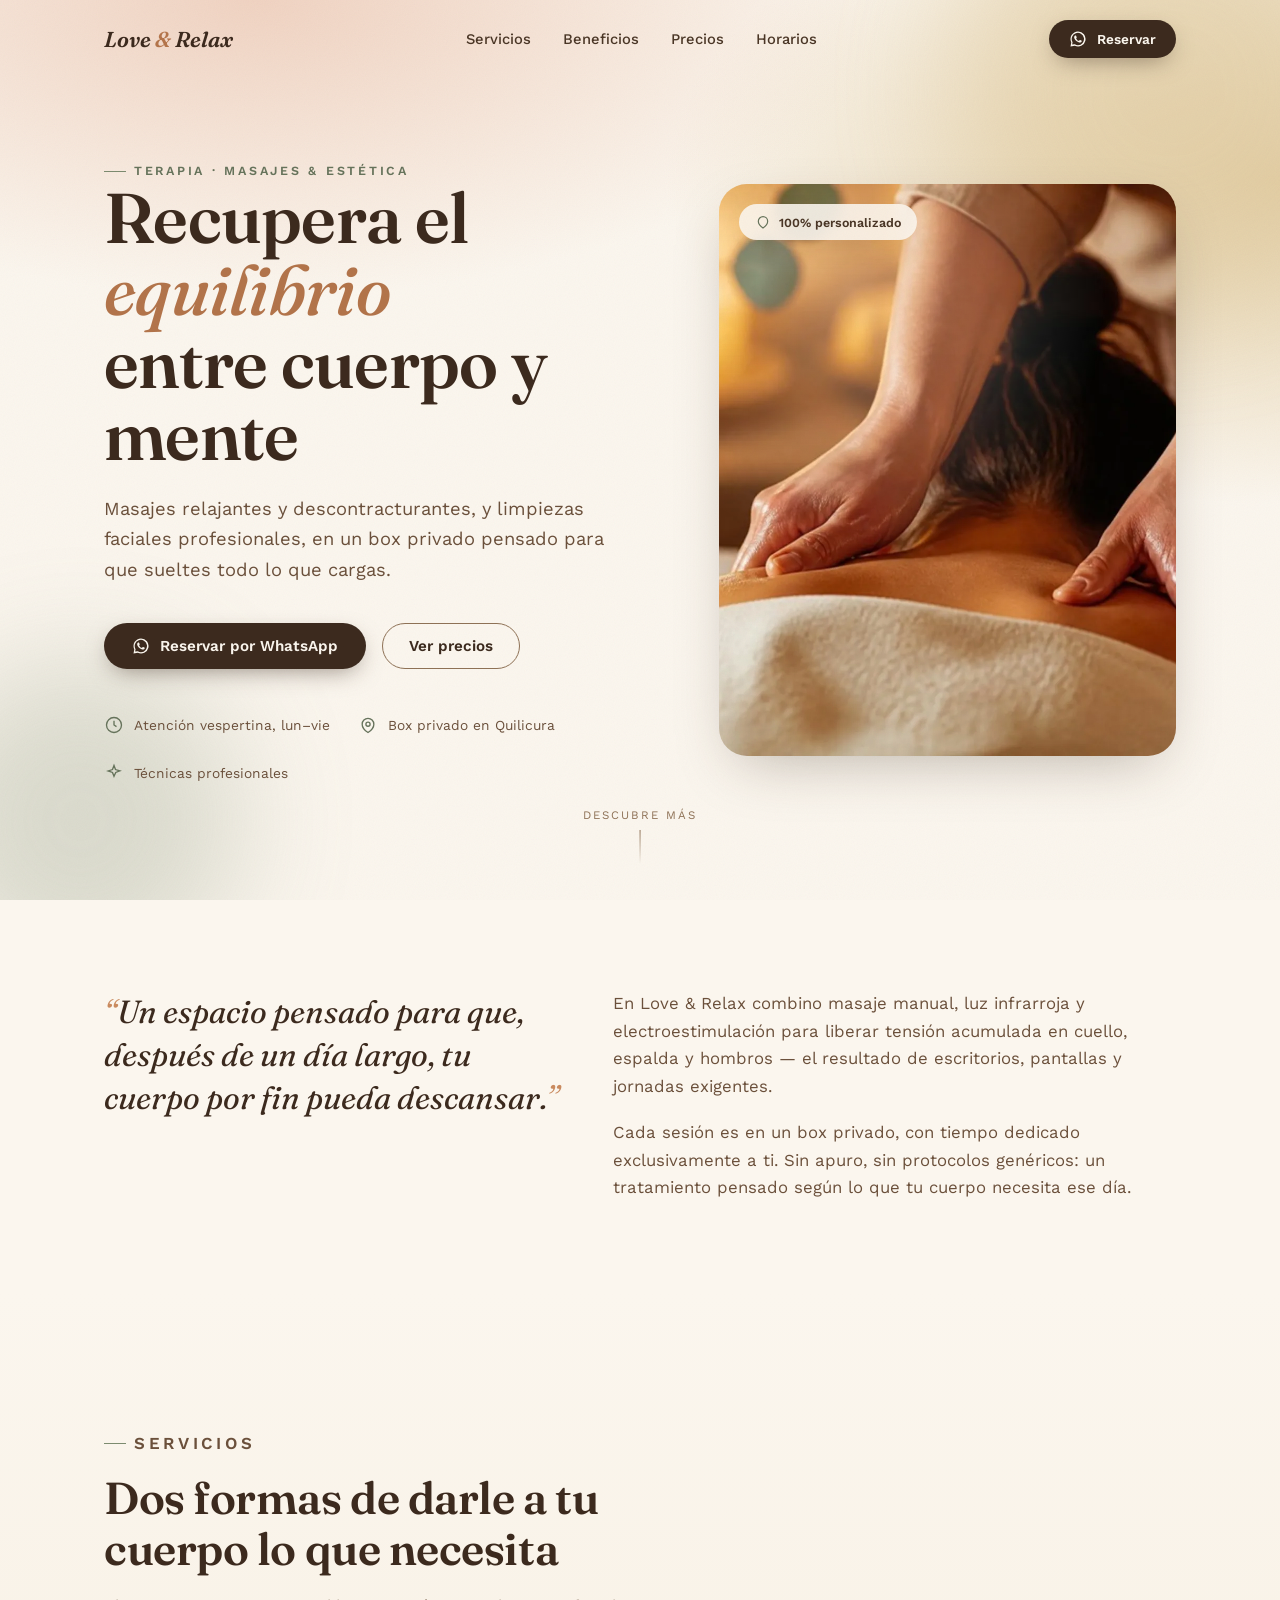
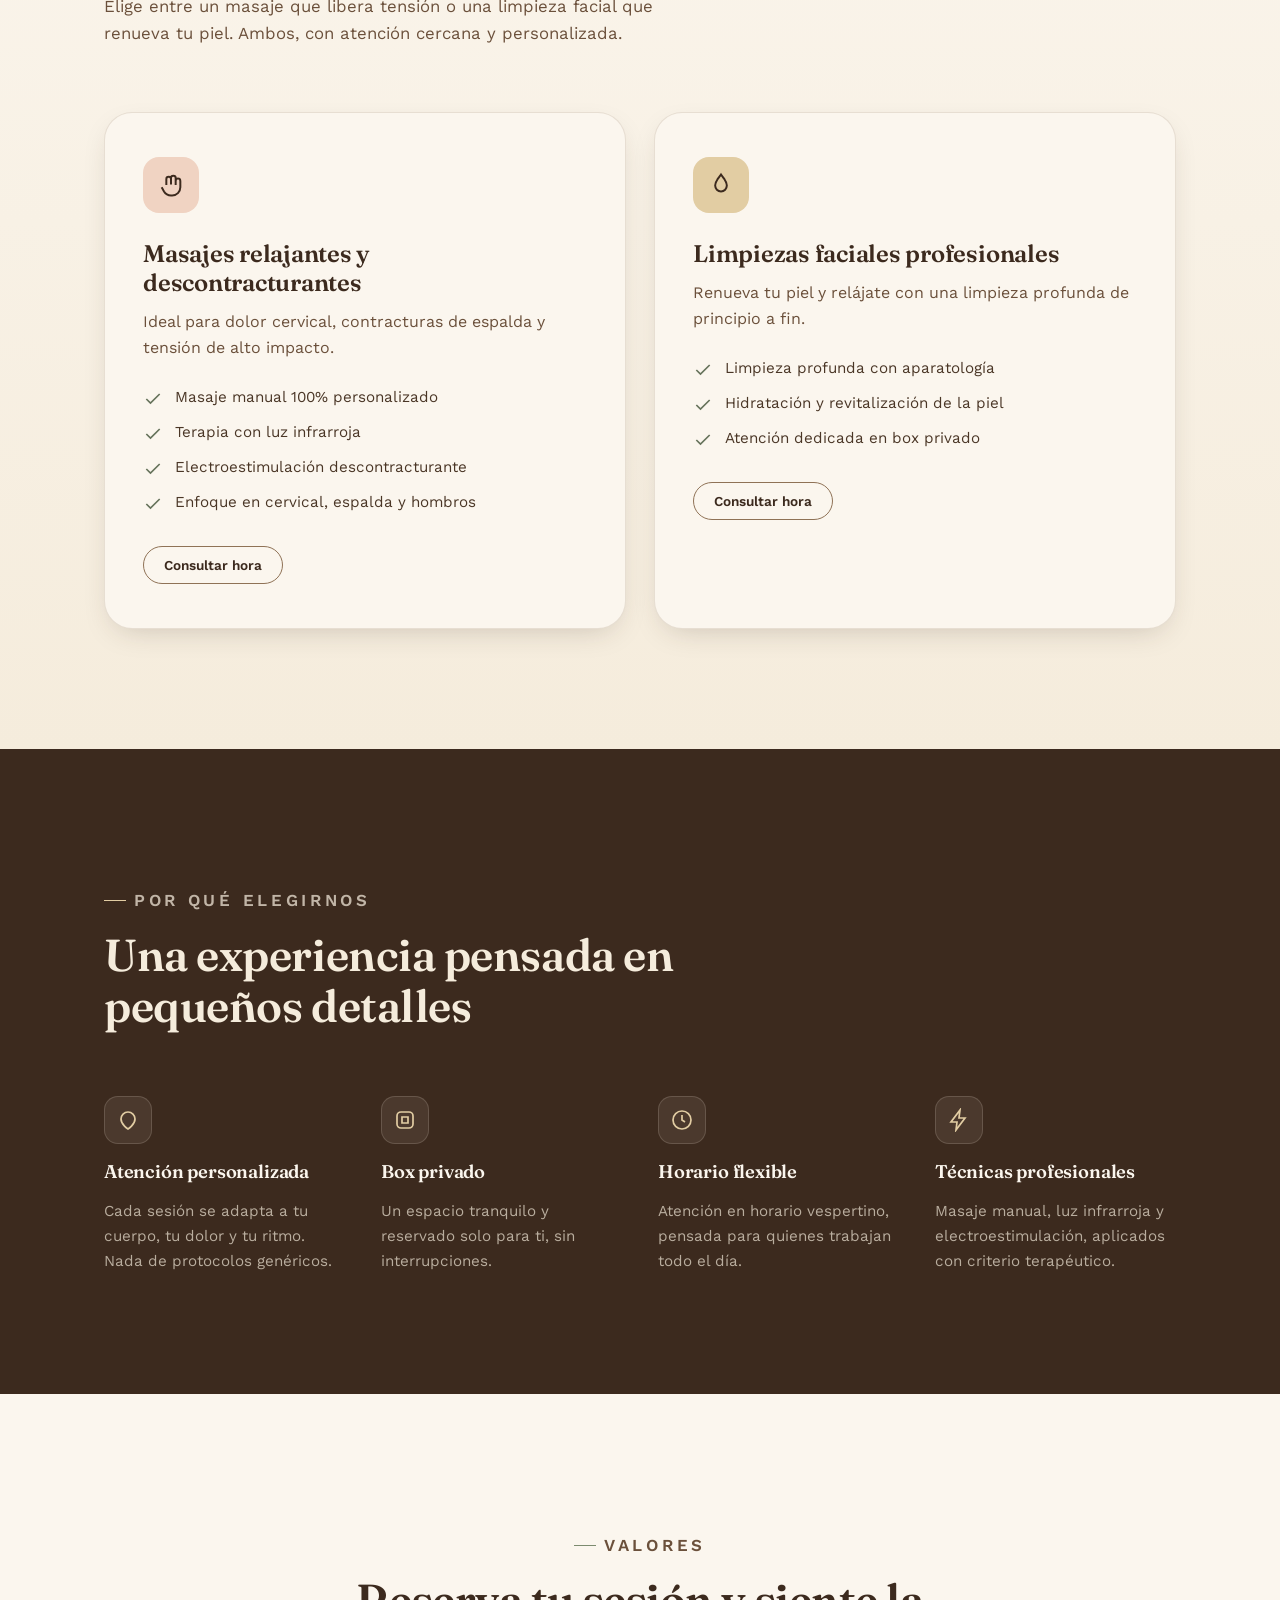
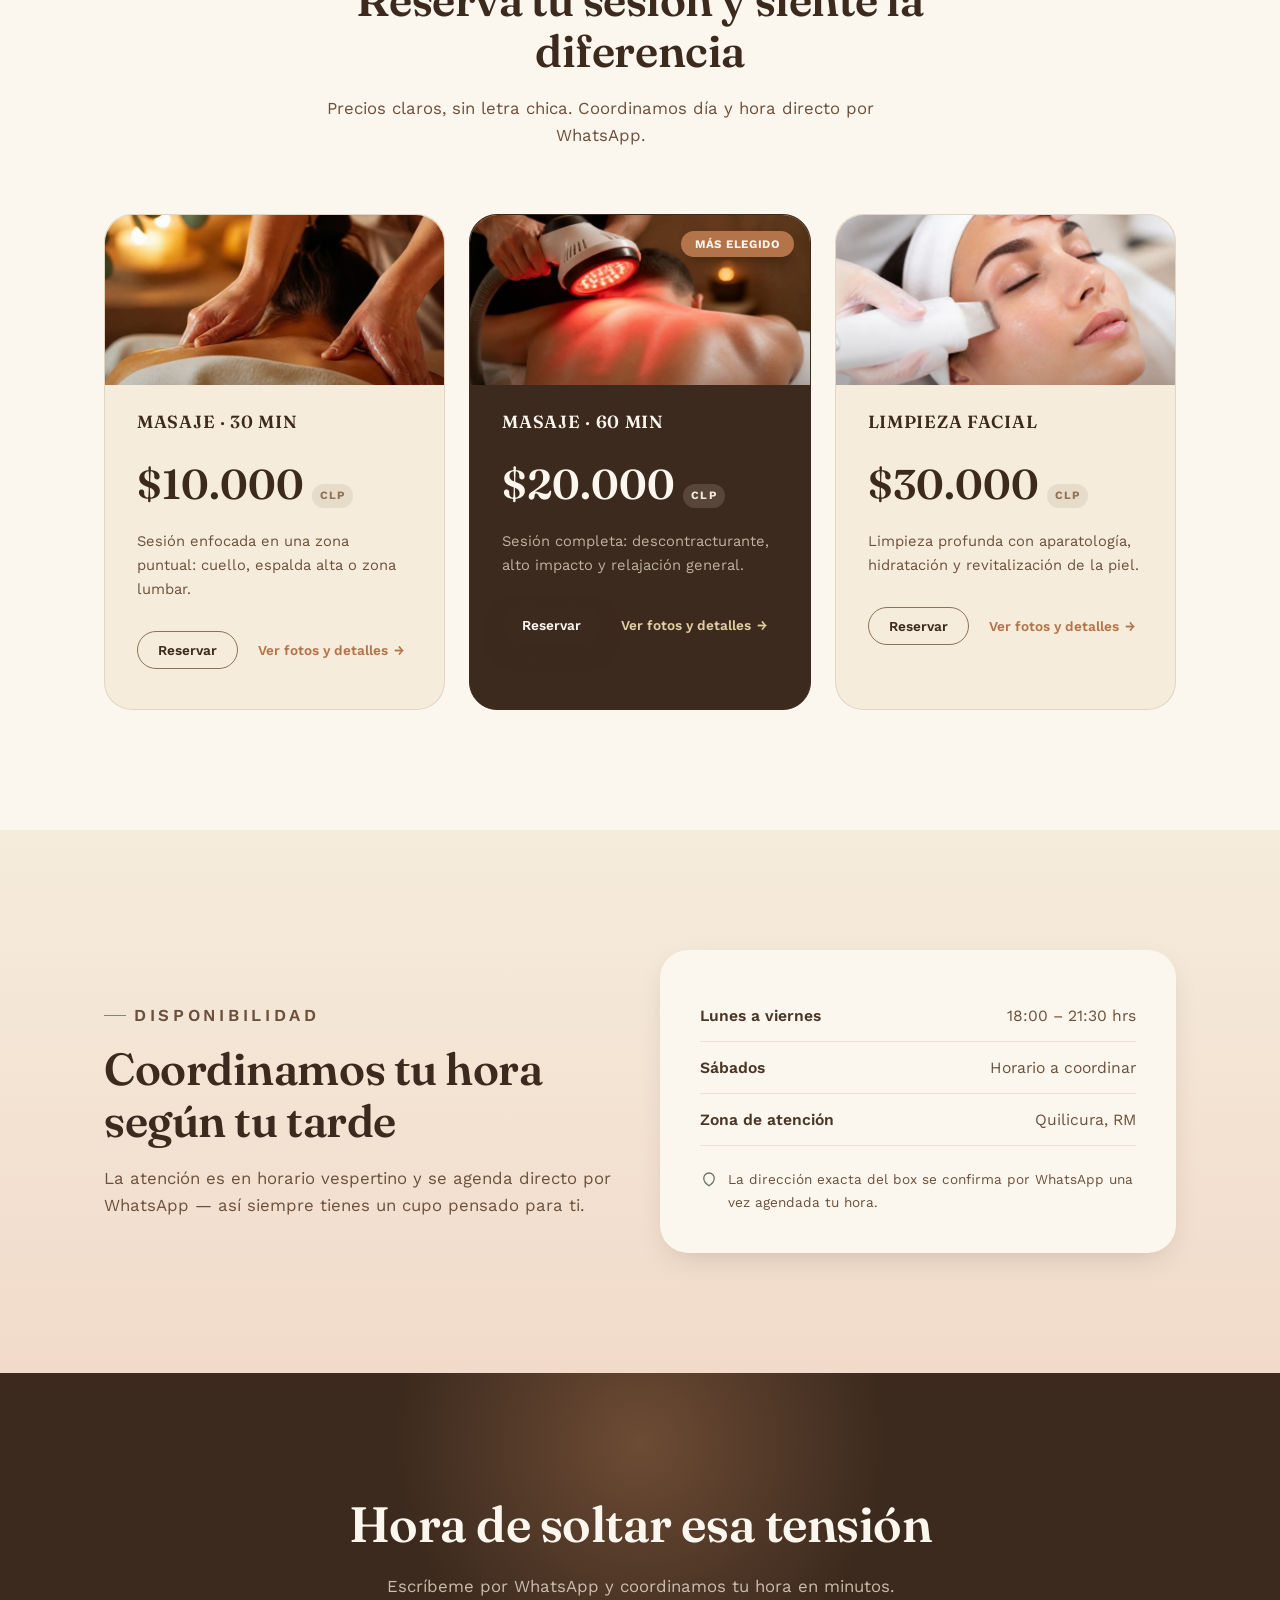
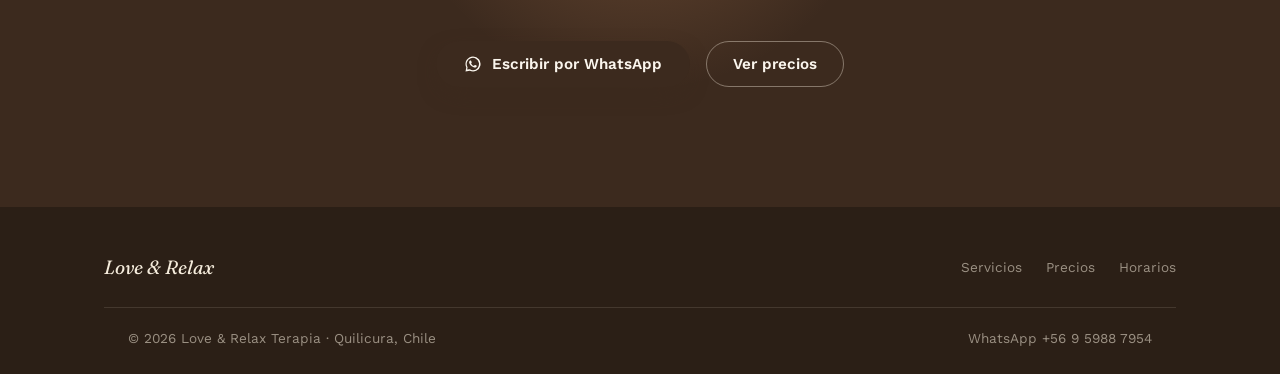
<file: index.html>
<!doctype html>
<html lang="es-CL">
<head>
<meta charset="UTF-8" />
<meta name="viewport" content="width=device-width, initial-scale=1, viewport-fit=cover" />
<title>Love &amp; Relax Terapia | Masajes y Limpiezas Faciales en Quilicura</title>
<meta name="description" content="Masajes relajantes, descontracturantes y limpiezas faciales profesionales en Quilicura. Atención personalizada en box privado, en horario vespertino. Agenda por WhatsApp." />
<meta name="theme-color" content="#3c2a1e" />
<link rel="canonical" href="https://loveandrelax.cl/" />

<!-- Open Graph / redes sociales -->
<meta property="og:type" content="website" />
<meta property="og:locale" content="es_CL" />
<meta property="og:site_name" content="Love & Relax Terapia" />
<meta property="og:title" content="Love & Relax Terapia | Masajes y Limpiezas Faciales" />
<meta property="og:description" content="Recupera el equilibrio entre cuerpo y mente. Masajes descontracturantes, relajantes y limpiezas faciales en box privado, agenda por WhatsApp." />
<meta property="og:image" content="/og-image.png" />
<meta property="og:url" content="https://loveandrelax.cl/" />
<meta name="twitter:card" content="summary_large_image" />
<meta name="twitter:title" content="Love & Relax Terapia" />
<meta name="twitter:description" content="Masajes relajantes, descontracturantes y limpiezas faciales profesionales en Quilicura." />
<meta name="twitter:image" content="/og-image.png" />

<link rel="icon" href="/favicon.svg" type="image/svg+xml" />
<link rel="manifest" href="/site.webmanifest" />

<link rel="preconnect" href="https://fonts.googleapis.com" />
<link rel="preconnect" href="https://fonts.gstatic.com" crossorigin />
<link href="https://fonts.googleapis.com/css2?family=Fraunces:ital,opsz,wght@0,9..144,400;0,9..144,600;1,9..144,500;1,9..144,600&family=Work+Sans:wght@400;500;600;700&display=swap" rel="stylesheet" />

<link rel="stylesheet" href="/styles.css" />

<!-- JSON-LD: LocalBusiness (sin dirección exacta por privacidad) -->
<script type="application/ld+json">
{
  "@context": "https://schema.org",
  "@type": "DaySpa",
  "name": "Love & Relax Terapia",
  "description": "Masajes relajantes, descontracturantes y limpiezas faciales profesionales.",
  "areaServed": "Quilicura, Región Metropolitana, Chile",
  "address": {
    "@type": "PostalAddress",
    "addressLocality": "Quilicura",
    "addressRegion": "Región Metropolitana",
    "addressCountry": "CL"
  },
  "telephone": "+56959887954",
  "priceRange": "$10.000 - $30.000",
  "openingHours": "Mo-Fr 18:00-21:30"
}
</script>
</head>
<body>
<div class="grain" aria-hidden="true"></div>
<div class="progress-bar" id="progressBar"></div>

<a class="visually-hidden" href="#main">Saltar al contenido</a>

<header class="nav" id="nav">
  <div class="container nav__inner">
    <a href="#top" class="nav__logo">Love <span>&amp;</span> Relax</a>
    <nav class="nav__links" aria-label="Navegación principal">
      <a href="#servicios">Servicios</a>
      <a href="#beneficios">Beneficios</a>
      <a href="#precios">Precios</a>
      <a href="#horarios">Horarios</a>
    </nav>
    <a class="btn btn--primary btn--sm nav__cta" data-wa data-wa-msg="Hola 🌿 Quiero reservar una sesión con Love &amp; Relax Terapia." target="_blank" rel="noopener">
      <svg viewBox="0 0 24 24" fill="currentColor" aria-hidden="true"><path d="M12 2a10 10 0 0 0-8.94 14.5L2 22l5.66-1.02A10 10 0 1 0 12 2Zm0 18.2a8.2 8.2 0 0 1-4.17-1.14l-.3-.18-3.36.6.62-3.27-.2-.32A8.2 8.2 0 1 1 12 20.2Zm4.52-6.13c-.25-.13-1.47-.72-1.7-.8-.23-.08-.4-.13-.56.13-.17.25-.65.8-.8.97-.15.17-.29.18-.54.06-.25-.13-1.06-.39-2.02-1.24-.75-.66-1.25-1.48-1.4-1.73-.15-.25-.02-.38.11-.51.11-.11.25-.29.37-.44.12-.15.16-.25.25-.42.08-.17.04-.31-.02-.44-.06-.13-.56-1.35-.77-1.85-.2-.48-.41-.42-.56-.43h-.48c-.17 0-.44.06-.67.31-.23.25-.87.85-.87 2.08 0 1.23.89 2.41 1.02 2.58.13.17 1.75 2.67 4.24 3.74.59.26 1.05.41 1.41.52.59.19 1.13.16 1.56.1.48-.07 1.47-.6 1.68-1.18.21-.58.21-1.07.15-1.18-.06-.11-.23-.17-.48-.3Z"/></svg>
      <span>Reservar</span>
    </a>
  </div>
</header>

<main id="main">
  <!-- ============ HERO ============ -->
  <section class="hero" id="top">
    <div class="hero__blob hero__blob--1"></div>
    <div class="hero__blob hero__blob--2"></div>
    <div class="container hero__inner">
      <div class="hero__copy reveal">
        <p class="eyebrow">Terapia · Masajes &amp; Estética</p>
        <h1 class="hero__title">Recupera el <em>equilibrio</em><br />entre cuerpo y mente</h1>
        <p class="hero__lede">Masajes relajantes y descontracturantes, y limpiezas faciales profesionales, en un box privado pensado para que sueltes todo lo que cargas.</p>
        <div class="hero__actions">
          <a class="btn btn--primary" data-wa data-wa-msg="Hola 🌿 Quiero agendar una hora con Love &amp; Relax Terapia. ¿Qué disponibilidad tienes?" target="_blank" rel="noopener">
            <svg viewBox="0 0 24 24" fill="currentColor" aria-hidden="true"><path d="M12 2a10 10 0 0 0-8.94 14.5L2 22l5.66-1.02A10 10 0 1 0 12 2Zm0 18.2a8.2 8.2 0 0 1-4.17-1.14l-.3-.18-3.36.6.62-3.27-.2-.32A8.2 8.2 0 1 1 12 20.2Zm4.52-6.13c-.25-.13-1.47-.72-1.7-.8-.23-.08-.4-.13-.56.13-.17.25-.65.8-.8.97-.15.17-.29.18-.54.06-.25-.13-1.06-.39-2.02-1.24-.75-.66-1.25-1.48-1.4-1.73-.15-.25-.02-.38.11-.51.11-.11.25-.29.37-.44.12-.15.16-.25.25-.42.08-.17.04-.31-.02-.44-.06-.13-.56-1.35-.77-1.85-.2-.48-.41-.42-.56-.43h-.48c-.17 0-.44.06-.67.31-.23.25-.87.85-.87 2.08 0 1.23.89 2.41 1.02 2.58.13.17 1.75 2.67 4.24 3.74.59.26 1.05.41 1.41.52.59.19 1.13.16 1.56.1.48-.07 1.47-.6 1.68-1.18.21-.58.21-1.07.15-1.18-.06-.11-.23-.17-.48-.3Z"/></svg>
            Reservar por WhatsApp
          </a>
          <a class="btn btn--ghost" href="#precios">Ver precios</a>
        </div>
        <div class="hero__meta">
          <div class="hero__meta-item">
            <svg viewBox="0 0 24 24" fill="none" stroke="currentColor" stroke-width="1.6" aria-hidden="true"><circle cx="12" cy="12" r="9"/><path d="M12 7v5l3 2"/></svg>
            Atención vespertina, lun–vie
          </div>
          <div class="hero__meta-item">
            <svg viewBox="0 0 24 24" fill="none" stroke="currentColor" stroke-width="1.6" aria-hidden="true"><path d="M12 21s-7-4.35-7-10a7 7 0 0 1 14 0c0 5.65-7 10-7 10Z"/><circle cx="12" cy="11" r="2.5"/></svg>
            Box privado en Quilicura
          </div>
          <div class="hero__meta-item">
            <svg viewBox="0 0 24 24" fill="none" stroke="currentColor" stroke-width="1.6" aria-hidden="true"><path d="m12 3 1.8 4.9L19 9.5l-4.9 1.8L12 16l-1.8-4.7L5 9.5l5.2-1.6L12 3Z"/></svg>
            Técnicas profesionales
          </div>
        </div>
      </div>

      <div class="hero__visual reveal" aria-hidden="true" style="background-image:url('/images/masaje-manual.webp');">
        <div class="hero__visual-badge">
          <svg viewBox="0 0 24 24" fill="none" stroke="currentColor" stroke-width="1.8"><path d="M12 21s-7-4.35-7-10a7 7 0 0 1 14 0c0 5.65-7 10-7 10Z"/></svg>
          100% personalizado
        </div>
      </div>
    </div>

    <div class="hero__scroll">
      Descubre más
      <span class="hero__scroll-line"></span>
    </div>
  </section>

  <!-- ============ INTRO ============ -->
  <section class="intro section--tight">
    <div class="container intro__grid">
      <p class="intro__quote reveal">Un espacio pensado para que, después de un día largo, tu cuerpo por fin pueda descansar.</p>
      <div class="intro__body reveal">
        <p>En Love &amp; Relax combino masaje manual, luz infrarroja y electroestimulación para liberar tensión acumulada en cuello, espalda y hombros — el resultado de escritorios, pantallas y jornadas exigentes.</p>
        <p>Cada sesión es en un box privado, con tiempo dedicado exclusivamente a ti. Sin apuro, sin protocolos genéricos: un tratamiento pensado según lo que tu cuerpo necesita ese día.</p>
      </div>
    </div>
  </section>

  <!-- ============ SERVICIOS ============ -->
  <section class="services" id="servicios">
    <div class="container">
      <div class="section-head reveal">
        <p class="eyebrow">Servicios</p>
        <h2>Dos formas de darle a tu cuerpo lo que necesita</h2>
        <p>Elige entre un masaje que libera tensión o una limpieza facial que renueva tu piel. Ambos, con atención cercana y personalizada.</p>
      </div>

      <div class="service-grid reveal-stagger">
        <article class="service-card">
          <div class="service-card__icon">
            <svg viewBox="0 0 24 24" fill="none" stroke="currentColor" stroke-width="1.7"><path d="M8 12V7a2 2 0 1 1 4 0v4M12 11.5V6a2 2 0 1 1 4 0v6M16 12V8.5a2 2 0 1 1 4 0V14a7 7 0 0 1-7 7h-1a7 7 0 0 1-6-3.4L4 14"/></svg>
          </div>
          <h3>Masajes relajantes y descontracturantes</h3>
          <p class="service-card__desc">Ideal para dolor cervical, contracturas de espalda y tensión de alto impacto.</p>
          <ul class="service-card__list">
            <li><svg viewBox="0 0 24 24" fill="none" stroke="currentColor" stroke-width="2"><path d="M20 6 9 17l-5-5"/></svg>Masaje manual 100% personalizado</li>
            <li><svg viewBox="0 0 24 24" fill="none" stroke="currentColor" stroke-width="2"><path d="M20 6 9 17l-5-5"/></svg>Terapia con luz infrarroja</li>
            <li><svg viewBox="0 0 24 24" fill="none" stroke="currentColor" stroke-width="2"><path d="M20 6 9 17l-5-5"/></svg>Electroestimulación descontracturante</li>
            <li><svg viewBox="0 0 24 24" fill="none" stroke="currentColor" stroke-width="2"><path d="M20 6 9 17l-5-5"/></svg>Enfoque en cervical, espalda y hombros</li>
          </ul>
          <div class="service-card__cta">
            <a class="btn btn--ghost btn--sm" data-wa data-wa-msg="Hola 🌿 Me interesa un masaje relajante/descontracturante. ¿Qué horarios tienes disponibles?" target="_blank" rel="noopener">Consultar hora</a>
          </div>
        </article>

        <article class="service-card service-card--facial">
          <div class="service-card__icon">
            <svg viewBox="0 0 24 24" fill="none" stroke="currentColor" stroke-width="1.7"><path d="M12 3c2 3 5 5.5 5 9.5A5 5 0 0 1 7 12.5C7 8.5 10 6 12 3Z"/></svg>
          </div>
          <h3>Limpiezas faciales profesionales</h3>
          <p class="service-card__desc">Renueva tu piel y relájate con una limpieza profunda de principio a fin.</p>
          <ul class="service-card__list">
            <li><svg viewBox="0 0 24 24" fill="none" stroke="currentColor" stroke-width="2"><path d="M20 6 9 17l-5-5"/></svg>Limpieza profunda con aparatología</li>
            <li><svg viewBox="0 0 24 24" fill="none" stroke="currentColor" stroke-width="2"><path d="M20 6 9 17l-5-5"/></svg>Hidratación y revitalización de la piel</li>
            <li><svg viewBox="0 0 24 24" fill="none" stroke="currentColor" stroke-width="2"><path d="M20 6 9 17l-5-5"/></svg>Atención dedicada en box privado</li>
          </ul>
          <div class="service-card__cta">
            <a class="btn btn--ghost btn--sm" data-wa data-wa-msg="Hola 🌿 Me interesa una limpieza facial profesional. ¿Qué horarios tienes disponibles?" target="_blank" rel="noopener">Consultar hora</a>
          </div>
        </article>
      </div>
    </div>
  </section>

  <!-- ============ BENEFICIOS ============ -->
  <section class="benefits" id="beneficios">
    <div class="container">
      <div class="section-head reveal">
        <p class="eyebrow">Por qué elegirnos</p>
        <h2>Una experiencia pensada en pequeños detalles</h2>
      </div>
      <div class="benefit-grid reveal-stagger">
        <div class="benefit-item">
          <div class="benefit-item__icon">
            <svg viewBox="0 0 24 24" fill="none" stroke="currentColor" stroke-width="1.7"><path d="M12 21s-7-4.35-7-10a7 7 0 0 1 14 0c0 5.65-7 10-7 10Z"/></svg>
          </div>
          <h3>Atención personalizada</h3>
          <p>Cada sesión se adapta a tu cuerpo, tu dolor y tu ritmo. Nada de protocolos genéricos.</p>
        </div>
        <div class="benefit-item">
          <div class="benefit-item__icon">
            <svg viewBox="0 0 24 24" fill="none" stroke="currentColor" stroke-width="1.7"><rect x="4" y="4" width="16" height="16" rx="4"/><path d="M9 9h6v6H9z"/></svg>
          </div>
          <h3>Box privado</h3>
          <p>Un espacio tranquilo y reservado solo para ti, sin interrupciones.</p>
        </div>
        <div class="benefit-item">
          <div class="benefit-item__icon">
            <svg viewBox="0 0 24 24" fill="none" stroke="currentColor" stroke-width="1.7"><circle cx="12" cy="12" r="9"/><path d="M12 7v5l3 2"/></svg>
          </div>
          <h3>Horario flexible</h3>
          <p>Atención en horario vespertino, pensada para quienes trabajan todo el día.</p>
        </div>
        <div class="benefit-item">
          <div class="benefit-item__icon">
            <svg viewBox="0 0 24 24" fill="none" stroke="currentColor" stroke-width="1.7"><path d="m13 2-9 12h6l-1 8 9-12h-6l1-8Z"/></svg>
          </div>
          <h3>Técnicas profesionales</h3>
          <p>Masaje manual, luz infrarroja y electroestimulación, aplicados con criterio terapéutico.</p>
        </div>
      </div>
    </div>
  </section>

  <!-- ============ PRECIOS ============ -->
  <section class="pricing" id="precios">
    <div class="container">
      <div class="section-head center reveal">
        <p class="eyebrow">Valores</p>
        <h2>Reserva tu sesión y siente la diferencia</h2>
        <p>Precios claros, sin letra chica. Coordinamos día y hora directo por WhatsApp.</p>
      </div>
      <div class="price-grid reveal-stagger">
        <div class="price-card">
          <a class="price-card__media" href="/servicios/masaje" target="_blank" rel="noopener" aria-label="Ver fotos y detalles del masaje">
            <img class="price-card__media-img" src="/images/masaje-manual.webp" alt="Masaje manual personalizado" loading="lazy" width="1456" height="1088" />
          </a>
          <h3>Masaje · 30 min</h3>
          <p class="price-card__value">$10.000 <span class="price-card__currency">CLP</span></p>
          <p class="price-card__desc">Sesión enfocada en una zona puntual: cuello, espalda alta o zona lumbar.</p>
          <div class="price-card__actions">
            <a class="btn btn--ghost btn--sm" data-wa data-wa-msg="Hola 🌿 Quiero reservar el masaje de 30 min ($10.000)." target="_blank" rel="noopener">Reservar</a>
            <a class="price-card__link" href="/servicios/masaje" target="_blank" rel="noopener">Ver fotos y detalles <span aria-hidden="true">→</span></a>
          </div>
        </div>
        <div class="price-card price-card--featured">
          <span class="price-card__badge">Más elegido</span>
          <a class="price-card__media" href="/servicios/masaje" target="_blank" rel="noopener" aria-label="Ver fotos y detalles del masaje">
            <img class="price-card__media-img" src="/images/masaje-infrarroja.webp" alt="Terapia con luz infrarroja" loading="lazy" width="1456" height="1088" />
          </a>
          <h3>Masaje · 60 min</h3>
          <p class="price-card__value">$20.000 <span class="price-card__currency">CLP</span></p>
          <p class="price-card__desc">Sesión completa: descontracturante, alto impacto y relajación general.</p>
          <div class="price-card__actions">
            <a class="btn btn--primary btn--sm" data-wa data-wa-msg="Hola 🌿 Quiero reservar el masaje de 60 min ($20.000)." target="_blank" rel="noopener">Reservar</a>
            <a class="price-card__link" href="/servicios/masaje" target="_blank" rel="noopener">Ver fotos y detalles <span aria-hidden="true">→</span></a>
          </div>
        </div>
        <div class="price-card">
          <a class="price-card__media" href="/servicios/limpieza-facial" target="_blank" rel="noopener" aria-label="Ver fotos y detalles de la limpieza facial">
            <img class="price-card__media-img" src="/images/facial-limpieza.webp" alt="Limpieza facial profesional" loading="lazy" width="1456" height="1088" />
          </a>
          <h3>Limpieza facial</h3>
          <p class="price-card__value">$30.000 <span class="price-card__currency">CLP</span></p>
          <p class="price-card__desc">Limpieza profunda con aparatología, hidratación y revitalización de la piel.</p>
          <div class="price-card__actions">
            <a class="btn btn--ghost btn--sm" data-wa data-wa-msg="Hola 🌿 Quiero reservar la limpieza facial ($30.000)." target="_blank" rel="noopener">Reservar</a>
            <a class="price-card__link" href="/servicios/limpieza-facial" target="_blank" rel="noopener">Ver fotos y detalles <span aria-hidden="true">→</span></a>
          </div>
        </div>
      </div>
    </div>
  </section>

  <!-- ============ HORARIOS ============ -->
  <section class="schedule" id="horarios">
    <div class="container schedule__inner">
      <div class="section-head reveal" style="margin-bottom:0;">
        <p class="eyebrow">Disponibilidad</p>
        <h2>Coordinamos tu hora según tu tarde</h2>
        <p>La atención es en horario vespertino y se agenda directo por WhatsApp — así siempre tienes un cupo pensado para ti.</p>
      </div>
      <div class="schedule__card reveal">
        <div class="schedule__row"><span>Lunes a viernes</span><span>18:00 – 21:30 hrs</span></div>
        <div class="schedule__row"><span>Sábados</span><span>Horario a coordinar</span></div>
        <div class="schedule__row"><span>Zona de atención</span><span>Quilicura, RM</span></div>
        <p class="schedule__note">
          <svg viewBox="0 0 24 24" fill="none" stroke="currentColor" stroke-width="1.7"><path d="M12 21s-7-4.35-7-10a7 7 0 0 1 14 0c0 5.65-7 10-7 10Z"/></svg>
          La dirección exacta del box se confirma por WhatsApp una vez agendada tu hora.
        </p>
      </div>
    </div>
  </section>

  <!-- ============ CTA FINAL ============ -->
  <section class="cta-final">
    <div class="container cta-final__inner reveal">
      <h2>Hora de soltar esa tensión</h2>
      <p>Escríbeme por WhatsApp y coordinamos tu hora en minutos.</p>
      <div class="cta-final__actions">
        <a class="btn btn--primary" data-wa data-wa-msg="Hola 🌿 Quiero reservar una sesión con Love &amp; Relax Terapia." target="_blank" rel="noopener">
          <svg viewBox="0 0 24 24" fill="currentColor" aria-hidden="true"><path d="M12 2a10 10 0 0 0-8.94 14.5L2 22l5.66-1.02A10 10 0 1 0 12 2Zm0 18.2a8.2 8.2 0 0 1-4.17-1.14l-.3-.18-3.36.6.62-3.27-.2-.32A8.2 8.2 0 1 1 12 20.2Zm4.52-6.13c-.25-.13-1.47-.72-1.7-.8-.23-.08-.4-.13-.56.13-.17.25-.65.8-.8.97-.15.17-.29.18-.54.06-.25-.13-1.06-.39-2.02-1.24-.75-.66-1.25-1.48-1.4-1.73-.15-.25-.02-.38.11-.51.11-.11.25-.29.37-.44.12-.15.16-.25.25-.42.08-.17.04-.31-.02-.44-.06-.13-.56-1.35-.77-1.85-.2-.48-.41-.42-.56-.43h-.48c-.17 0-.44.06-.67.31-.23.25-.87.85-.87 2.08 0 1.23.89 2.41 1.02 2.58.13.17 1.75 2.67 4.24 3.74.59.26 1.05.41 1.41.52.59.19 1.13.16 1.56.1.48-.07 1.47-.6 1.68-1.18.21-.58.21-1.07.15-1.18-.06-.11-.23-.17-.48-.3Z"/></svg>
          Escribir por WhatsApp
        </a>
        <a class="btn btn--ghost" href="#precios">Ver precios</a>
      </div>
    </div>
  </section>
</main>

<footer class="footer">
  <div class="container">
    <div class="footer__inner">
      <span class="footer__logo">Love &amp; Relax</span>
      <nav class="footer__links">
        <a href="#servicios">Servicios</a>
        <a href="#precios">Precios</a>
        <a href="#horarios">Horarios</a>
      </nav>
    </div>
    <div class="container footer__bottom">
      <span>© <span id="year"></span> Love &amp; Relax Terapia · Quilicura, Chile</span>
      <a data-wa data-wa-msg="Hola 🌿 Quiero más información." target="_blank" rel="noopener">WhatsApp +56 9 5988 7954</a>
    </div>
  </div>
</footer>

<a class="float-wa" id="floatWa" data-wa data-wa-msg="Hola 🌿 Quiero reservar una sesión con Love &amp; Relax Terapia." target="_blank" rel="noopener" aria-label="Escribir por WhatsApp">
  <svg viewBox="0 0 24 24" fill="currentColor" aria-hidden="true"><path d="M12 2a10 10 0 0 0-8.94 14.5L2 22l5.66-1.02A10 10 0 1 0 12 2Zm0 18.2a8.2 8.2 0 0 1-4.17-1.14l-.3-.18-3.36.6.62-3.27-.2-.32A8.2 8.2 0 1 1 12 20.2Zm4.52-6.13c-.25-.13-1.47-.72-1.7-.8-.23-.08-.4-.13-.56.13-.17.25-.65.8-.8.97-.15.17-.29.18-.54.06-.25-.13-1.06-.39-2.02-1.24-.75-.66-1.25-1.48-1.4-1.73-.15-.25-.02-.38.11-.51.11-.11.25-.29.37-.44.12-.15.16-.25.25-.42.08-.17.04-.31-.02-.44-.06-.13-.56-1.35-.77-1.85-.2-.48-.41-.42-.56-.43h-.48c-.17 0-.44.06-.67.31-.23.25-.87.85-.87 2.08 0 1.23.89 2.41 1.02 2.58.13.17 1.75 2.67 4.24 3.74.59.26 1.05.41 1.41.52.59.19 1.13.16 1.56.1.48-.07 1.47-.6 1.68-1.18.21-.58.21-1.07.15-1.18-.06-.11-.23-.17-.48-.3Z"/></svg>
</a>

<script src="/script.js"></script>
</body>
</html>
</file>
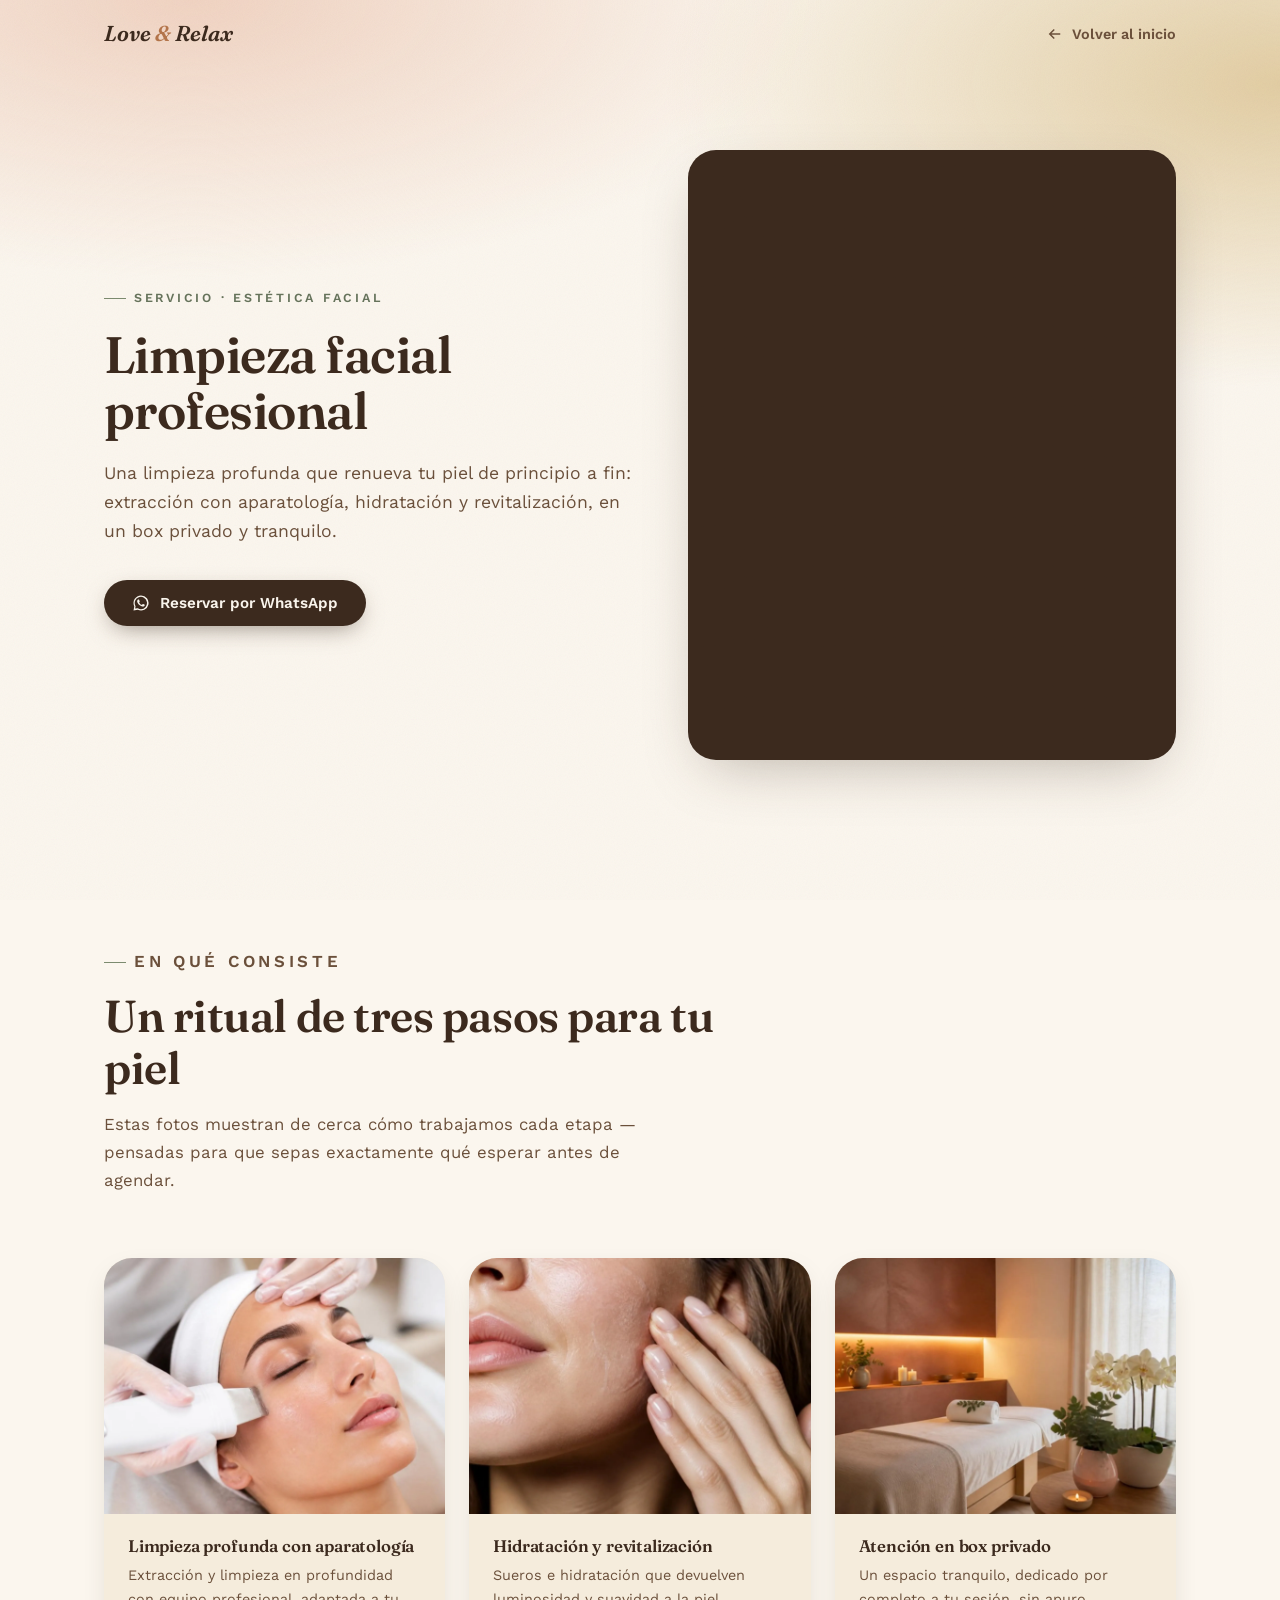
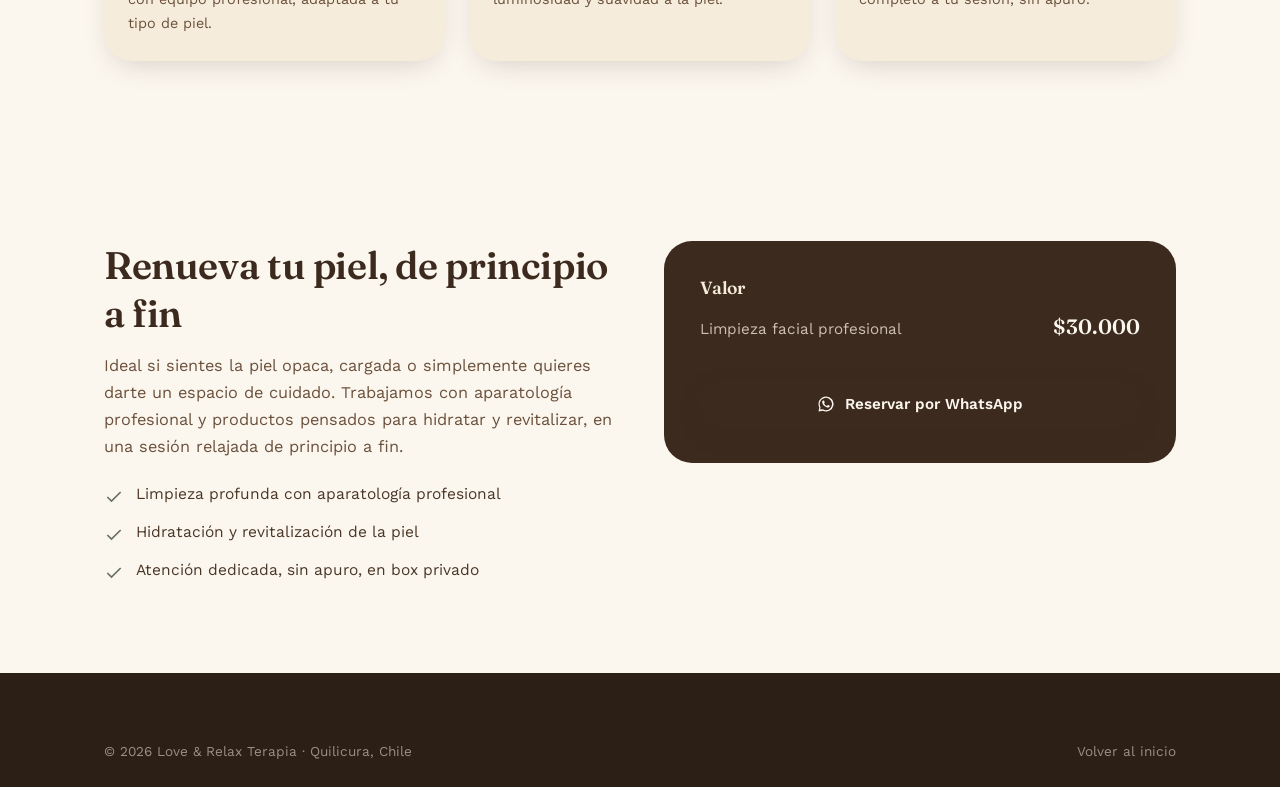
<file: servicios/limpieza-facial.html>
<!doctype html>
<html lang="es-CL">
<head>
<meta charset="UTF-8" />
<meta name="viewport" content="width=device-width, initial-scale=1, viewport-fit=cover" />
<title>Limpieza facial profesional | Love &amp; Relax Terapia</title>
<meta name="description" content="Limpieza facial profunda con aparatología, hidratación y revitalización de la piel en Quilicura. Atención en box privado. Agenda por WhatsApp." />
<meta name="theme-color" content="#3c2a1e" />
<link rel="canonical" href="https://loveandrelax.cl/servicios/limpieza-facial" />

<meta property="og:type" content="website" />
<meta property="og:locale" content="es_CL" />
<meta property="og:site_name" content="Love & Relax Terapia" />
<meta property="og:title" content="Limpieza facial profesional | Love & Relax Terapia" />
<meta property="og:description" content="Limpieza profunda con aparatología, hidratación y revitalización de la piel. Atención en box privado." />
<meta property="og:image" content="/og-image.png" />
<meta property="og:url" content="https://loveandrelax.cl/servicios/limpieza-facial" />
<meta name="twitter:card" content="summary_large_image" />

<link rel="icon" href="/favicon.svg" type="image/svg+xml" />
<link rel="manifest" href="/site.webmanifest" />

<link rel="preconnect" href="https://fonts.googleapis.com" />
<link rel="preconnect" href="https://fonts.gstatic.com" crossorigin />
<link href="https://fonts.googleapis.com/css2?family=Fraunces:ital,opsz,wght@0,9..144,400;0,9..144,600;1,9..144,500;1,9..144,600&family=Work+Sans:wght@400;500;600;700&display=swap" rel="stylesheet" />

<link rel="stylesheet" href="/styles.css" />
</head>
<body>
<div class="grain" aria-hidden="true"></div>
<div class="progress-bar" id="progressBar"></div>

<header class="nav" id="nav">
  <div class="container nav__inner">
    <a href="/" class="nav__logo">Love <span>&amp;</span> Relax</a>
    <a class="back-link" href="/#precios">
      <svg viewBox="0 0 24 24" fill="none" stroke="currentColor" stroke-width="2"><path d="M19 12H5M11 18l-6-6 6-6"/></svg>
      Volver al inicio
    </a>
  </div>
</header>

<main id="main">
  <section class="service-hero">
    <div class="container service-hero__inner">
      <div class="service-hero__copy reveal">
        <p class="eyebrow">Servicio · Estética facial</p>
        <h1>Limpieza facial profesional</h1>
        <p class="lede">Una limpieza profunda que renueva tu piel de principio a fin: extracción con aparatología, hidratación y revitalización, en un box privado y tranquilo.</p>
        <div class="service-hero__actions">
          <a class="btn btn--primary" data-wa data-wa-msg="Hola 🌿 Quiero reservar una limpieza facial profesional. ¿Qué horarios tienes disponibles?" target="_blank" rel="noopener">
            <svg viewBox="0 0 24 24" fill="currentColor" aria-hidden="true"><path d="M12 2a10 10 0 0 0-8.94 14.5L2 22l5.66-1.02A10 10 0 1 0 12 2Zm0 18.2a8.2 8.2 0 0 1-4.17-1.14l-.3-.18-3.36.6.62-3.27-.2-.32A8.2 8.2 0 1 1 12 20.2Zm4.52-6.13c-.25-.13-1.47-.72-1.7-.8-.23-.08-.4-.13-.56.13-.17.25-.65.8-.8.97-.15.17-.29.18-.54.06-.25-.13-1.06-.39-2.02-1.24-.75-.66-1.25-1.48-1.4-1.73-.15-.25-.02-.38.11-.51.11-.11.25-.29.37-.44.12-.15.16-.25.25-.42.08-.17.04-.31-.02-.44-.06-.13-.56-1.35-.77-1.85-.2-.48-.41-.42-.56-.43h-.48c-.17 0-.44.06-.67.31-.23.25-.87.85-.87 2.08 0 1.23.89 2.41 1.02 2.58.13.17 1.75 2.67 4.24 3.74.59.26 1.05.41 1.41.52.59.19 1.13.16 1.56.1.48-.07 1.47-.6 1.68-1.18.21-.58.21-1.07.15-1.18-.06-.11-.23-.17-.48-.3Z"/></svg>
            Reservar por WhatsApp
          </a>
        </div>
      </div>

      <div class="living-photo reveal" aria-hidden="true">
        <div class="living-photo__frame living-photo__frame--1" style="background-image:url('/images/facial-limpieza.webp');">
          <span class="living-photo__label">Limpieza profunda con aparatología</span>
        </div>
        <div class="living-photo__frame living-photo__frame--2" style="background-image:url('/images/facial-hidratacion.webp');">
          <span class="living-photo__label">Hidratación y revitalización</span>
        </div>
        <div class="living-photo__frame living-photo__frame--3" style="background-image:url('/images/facial-boxprivado.webp');">
          <span class="living-photo__label">Atención en box privado</span>
        </div>
      </div>
    </div>
  </section>

  <section class="section--tight">
    <div class="container">
      <div class="section-head reveal">
        <p class="eyebrow">En qué consiste</p>
        <h2>Un ritual de tres pasos para tu piel</h2>
        <p>Estas fotos muestran de cerca cómo trabajamos cada etapa — pensadas para que sepas exactamente qué esperar antes de agendar.</p>
      </div>
      <div class="gallery reveal-stagger">
        <article class="gallery-card">
          <div class="gallery-card__media">
            <img src="/images/facial-limpieza.webp" alt="Limpieza facial profunda con aparatología" loading="lazy" width="1456" height="1088" />
          </div>
          <div class="gallery-card__body">
            <h3>Limpieza profunda con aparatología</h3>
            <p>Extracción y limpieza en profundidad con equipo profesional, adaptada a tu tipo de piel.</p>
          </div>
        </article>
        <article class="gallery-card">
          <div class="gallery-card__media">
            <img src="/images/facial-hidratacion.webp" alt="Aplicación de sérum hidratante en el rostro" loading="lazy" width="1456" height="1088" />
          </div>
          <div class="gallery-card__body">
            <h3>Hidratación y revitalización</h3>
            <p>Sueros e hidratación que devuelven luminosidad y suavidad a la piel.</p>
          </div>
        </article>
        <article class="gallery-card">
          <div class="gallery-card__media">
            <img src="/images/facial-boxprivado.webp" alt="Box privado de atención, ambiente cálido y tranquilo" loading="lazy" width="1456" height="1088" />
          </div>
          <div class="gallery-card__body">
            <h3>Atención en box privado</h3>
            <p>Un espacio tranquilo, dedicado por completo a tu sesión, sin apuro.</p>
          </div>
        </article>
      </div>
    </div>
  </section>

  <section class="service-detail-body section--tight">
    <div class="container service-detail-body__grid">
      <div class="reveal">
        <h2>Renueva tu piel, de principio a fin</h2>
        <p>Ideal si sientes la piel opaca, cargada o simplemente quieres darte un espacio de cuidado. Trabajamos con aparatología profesional y productos pensados para hidratar y revitalizar, en una sesión relajada de principio a fin.</p>
        <ul class="detail-list">
          <li><svg viewBox="0 0 24 24" fill="none" stroke="currentColor" stroke-width="2"><path d="M20 6 9 17l-5-5"/></svg>Limpieza profunda con aparatología profesional</li>
          <li><svg viewBox="0 0 24 24" fill="none" stroke="currentColor" stroke-width="2"><path d="M20 6 9 17l-5-5"/></svg>Hidratación y revitalización de la piel</li>
          <li><svg viewBox="0 0 24 24" fill="none" stroke="currentColor" stroke-width="2"><path d="M20 6 9 17l-5-5"/></svg>Atención dedicada, sin apuro, en box privado</li>
        </ul>
      </div>
      <div class="reveal">
        <div class="detail-price-card">
          <h3>Valor</h3>
          <div class="detail-price-row"><span>Limpieza facial profesional</span><span>$30.000</span></div>
          <a class="btn btn--primary" data-wa data-wa-msg="Hola 🌿 Quiero reservar una limpieza facial. ¿Qué horarios tienes disponibles?" target="_blank" rel="noopener">
            <svg viewBox="0 0 24 24" fill="currentColor" aria-hidden="true"><path d="M12 2a10 10 0 0 0-8.94 14.5L2 22l5.66-1.02A10 10 0 1 0 12 2Zm0 18.2a8.2 8.2 0 0 1-4.17-1.14l-.3-.18-3.36.6.62-3.27-.2-.32A8.2 8.2 0 1 1 12 20.2Zm4.52-6.13c-.25-.13-1.47-.72-1.7-.8-.23-.08-.4-.13-.56.13-.17.25-.65.8-.8.97-.15.17-.29.18-.54.06-.25-.13-1.06-.39-2.02-1.24-.75-.66-1.25-1.48-1.4-1.73-.15-.25-.02-.38.11-.51.11-.11.25-.29.37-.44.12-.15.16-.25.25-.42.08-.17.04-.31-.02-.44-.06-.13-.56-1.35-.77-1.85-.2-.48-.41-.42-.56-.43h-.48c-.17 0-.44.06-.67.31-.23.25-.87.85-.87 2.08 0 1.23.89 2.41 1.02 2.58.13.17 1.75 2.67 4.24 3.74.59.26 1.05.41 1.41.52.59.19 1.13.16 1.56.1.48-.07 1.47-.6 1.68-1.18.21-.58.21-1.07.15-1.18-.06-.11-.23-.17-.48-.3Z"/></svg>
            Reservar por WhatsApp
          </a>
        </div>
      </div>
    </div>
  </section>
</main>

<footer class="footer">
  <div class="container footer__bottom">
    <span>© <span id="year"></span> Love &amp; Relax Terapia · Quilicura, Chile</span>
    <a href="/">Volver al inicio</a>
  </div>
</footer>

<a class="float-wa" id="floatWa" data-wa data-wa-msg="Hola 🌿 Quiero reservar una limpieza facial profesional." target="_blank" rel="noopener" aria-label="Escribir por WhatsApp">
  <svg viewBox="0 0 24 24" fill="currentColor" aria-hidden="true"><path d="M12 2a10 10 0 0 0-8.94 14.5L2 22l5.66-1.02A10 10 0 1 0 12 2Zm0 18.2a8.2 8.2 0 0 1-4.17-1.14l-.3-.18-3.36.6.62-3.27-.2-.32A8.2 8.2 0 1 1 12 20.2Zm4.52-6.13c-.25-.13-1.47-.72-1.7-.8-.23-.08-.4-.13-.56.13-.17.25-.65.8-.8.97-.15.17-.29.18-.54.06-.25-.13-1.06-.39-2.02-1.24-.75-.66-1.25-1.48-1.4-1.73-.15-.25-.02-.38.11-.51.11-.11.25-.29.37-.44.12-.15.16-.25.25-.42.08-.17.04-.31-.02-.44-.06-.13-.56-1.35-.77-1.85-.2-.48-.41-.42-.56-.43h-.48c-.17 0-.44.06-.67.31-.23.25-.87.85-.87 2.08 0 1.23.89 2.41 1.02 2.58.13.17 1.75 2.67 4.24 3.74.59.26 1.05.41 1.41.52.59.19 1.13.16 1.56.1.48-.07 1.47-.6 1.68-1.18.21-.58.21-1.07.15-1.18-.06-.11-.23-.17-.48-.3Z"/></svg>
</a>

<script src="/script.js"></script>
</body>
</html>
</file>
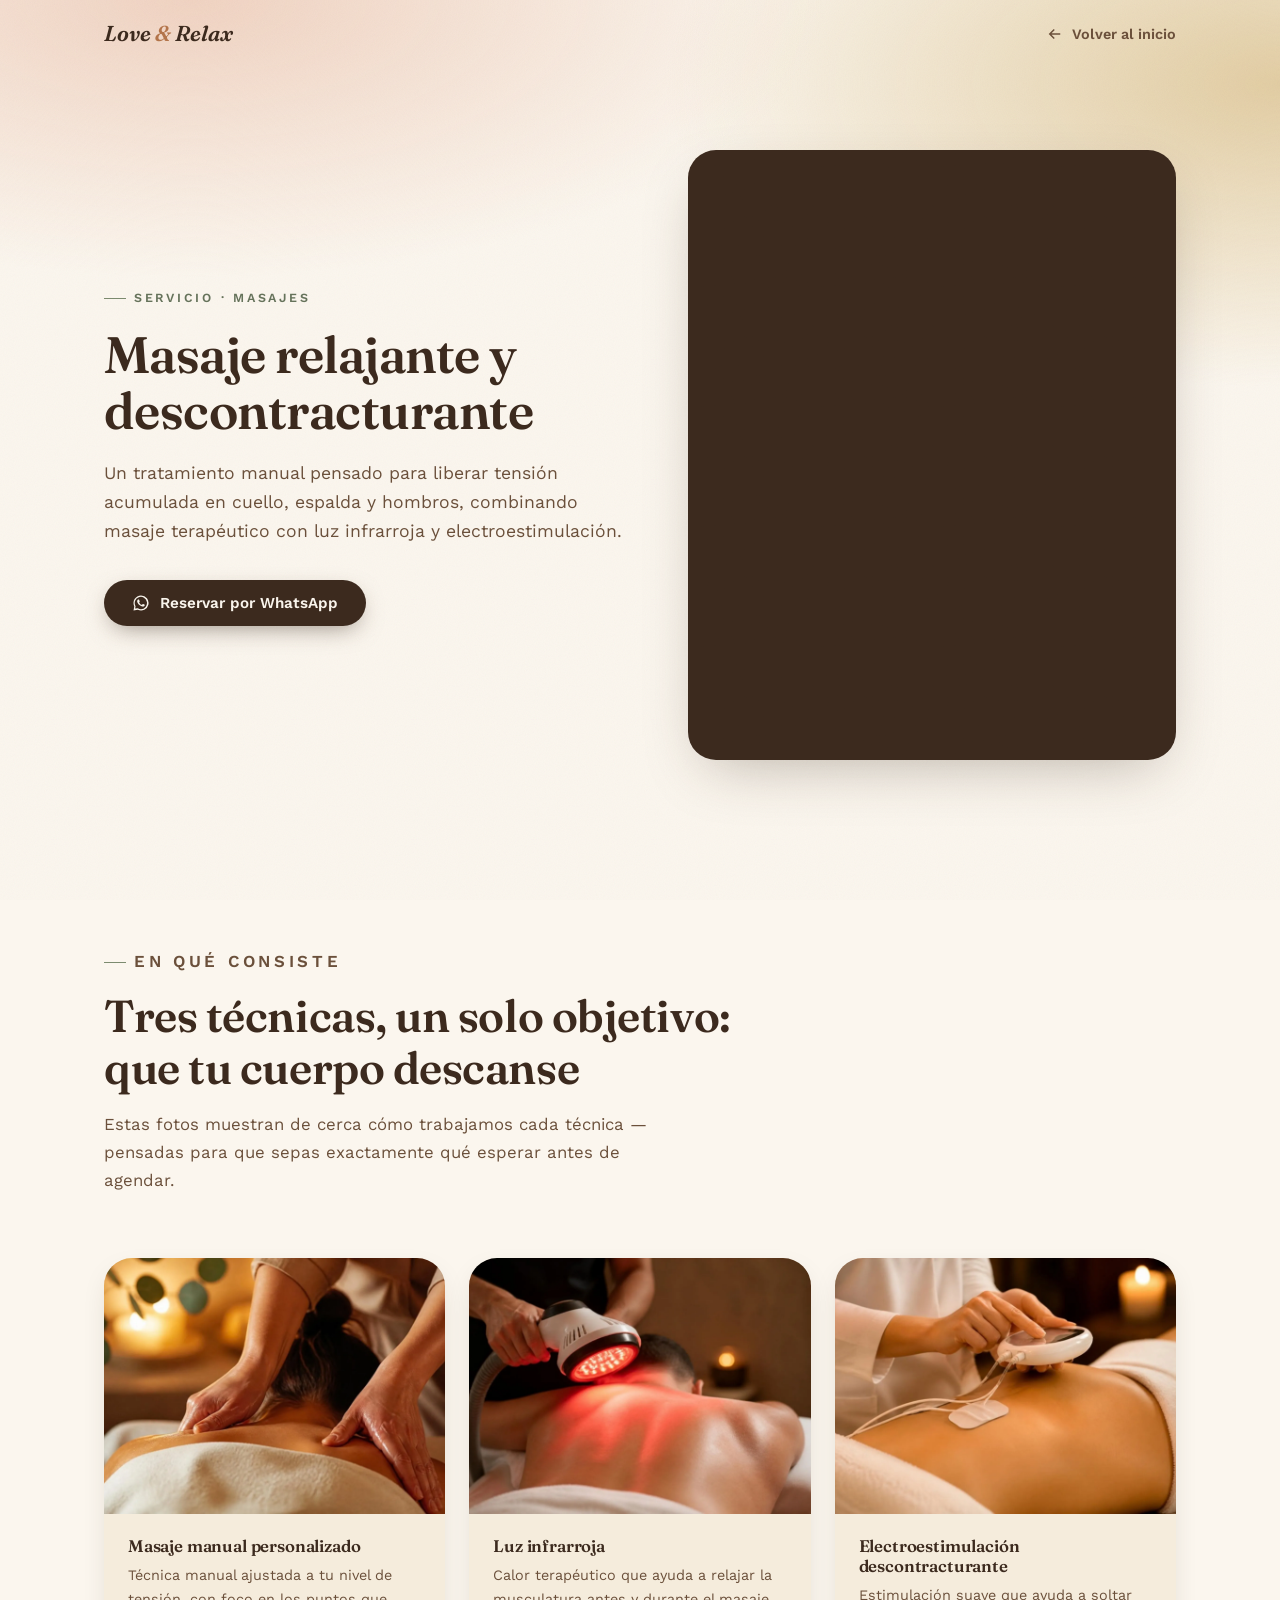
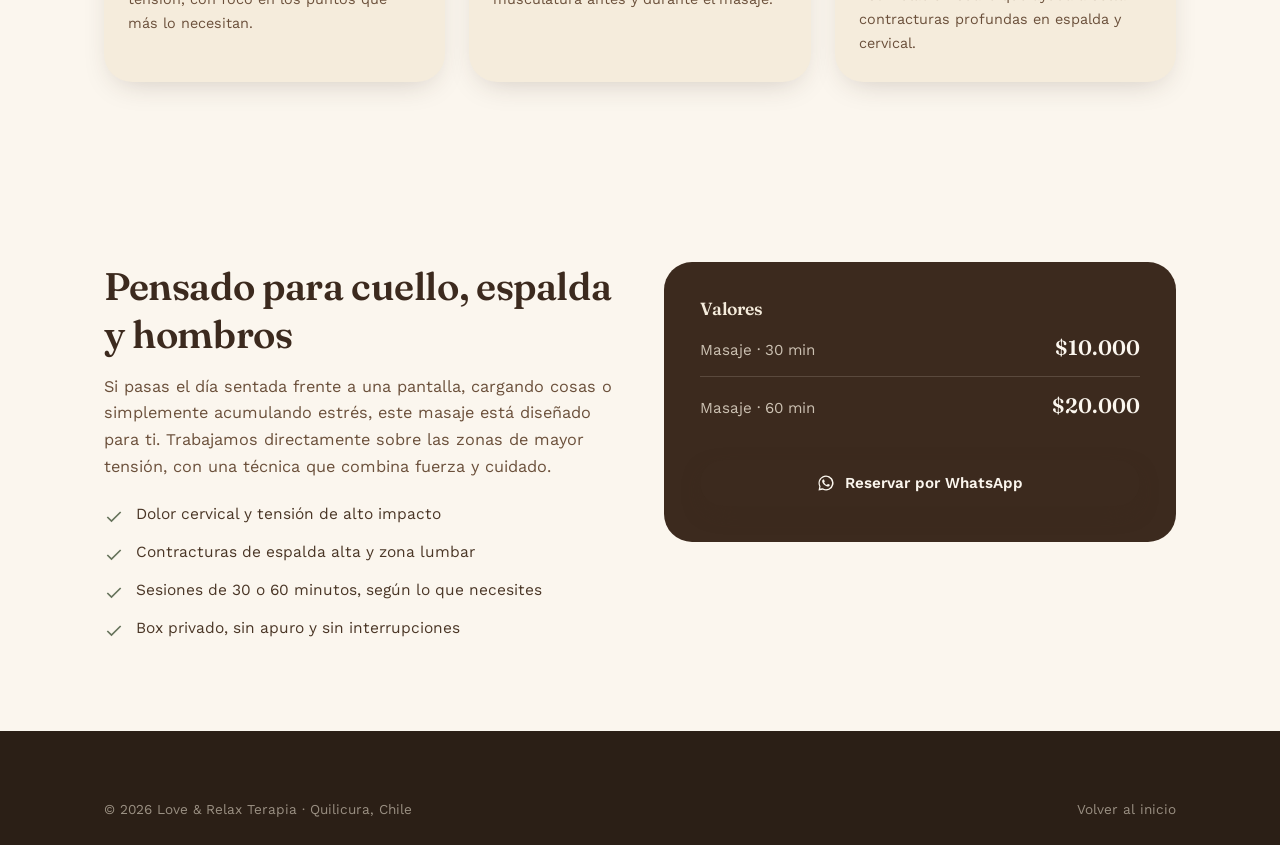
<file: servicios/masaje.html>
<!doctype html>
<html lang="es-CL">
<head>
<meta charset="UTF-8" />
<meta name="viewport" content="width=device-width, initial-scale=1, viewport-fit=cover" />
<title>Masaje relajante y descontracturante | Love &amp; Relax Terapia</title>
<meta name="description" content="Masaje manual personalizado, luz infrarroja y electroestimulación descontracturante en Quilicura. Enfocado en cervical, espalda y hombros. Agenda por WhatsApp." />
<meta name="theme-color" content="#3c2a1e" />
<link rel="canonical" href="https://loveandrelax.cl/servicios/masaje" />

<meta property="og:type" content="website" />
<meta property="og:locale" content="es_CL" />
<meta property="og:site_name" content="Love & Relax Terapia" />
<meta property="og:title" content="Masaje relajante y descontracturante | Love & Relax Terapia" />
<meta property="og:description" content="Masaje manual personalizado, luz infrarroja y electroestimulación. Enfocado en cervical, espalda y hombros." />
<meta property="og:image" content="/og-image.png" />
<meta property="og:url" content="https://loveandrelax.cl/servicios/masaje" />
<meta name="twitter:card" content="summary_large_image" />

<link rel="icon" href="/favicon.svg" type="image/svg+xml" />
<link rel="manifest" href="/site.webmanifest" />

<link rel="preconnect" href="https://fonts.googleapis.com" />
<link rel="preconnect" href="https://fonts.gstatic.com" crossorigin />
<link href="https://fonts.googleapis.com/css2?family=Fraunces:ital,opsz,wght@0,9..144,400;0,9..144,600;1,9..144,500;1,9..144,600&family=Work+Sans:wght@400;500;600;700&display=swap" rel="stylesheet" />

<link rel="stylesheet" href="/styles.css" />
</head>
<body>
<div class="grain" aria-hidden="true"></div>
<div class="progress-bar" id="progressBar"></div>

<header class="nav" id="nav">
  <div class="container nav__inner">
    <a href="/" class="nav__logo">Love <span>&amp;</span> Relax</a>
    <a class="back-link" href="/#precios">
      <svg viewBox="0 0 24 24" fill="none" stroke="currentColor" stroke-width="2"><path d="M19 12H5M11 18l-6-6 6-6"/></svg>
      Volver al inicio
    </a>
  </div>
</header>

<main id="main">
  <section class="service-hero">
    <div class="container service-hero__inner">
      <div class="service-hero__copy reveal">
        <p class="eyebrow">Servicio · Masajes</p>
        <h1>Masaje relajante y descontracturante</h1>
        <p class="lede">Un tratamiento manual pensado para liberar tensión acumulada en cuello, espalda y hombros, combinando masaje terapéutico con luz infrarroja y electroestimulación.</p>
        <div class="service-hero__actions">
          <a class="btn btn--primary" data-wa data-wa-msg="Hola 🌿 Quiero reservar un masaje relajante/descontracturante. ¿Qué horarios tienes disponibles?" target="_blank" rel="noopener">
            <svg viewBox="0 0 24 24" fill="currentColor" aria-hidden="true"><path d="M12 2a10 10 0 0 0-8.94 14.5L2 22l5.66-1.02A10 10 0 1 0 12 2Zm0 18.2a8.2 8.2 0 0 1-4.17-1.14l-.3-.18-3.36.6.62-3.27-.2-.32A8.2 8.2 0 1 1 12 20.2Zm4.52-6.13c-.25-.13-1.47-.72-1.7-.8-.23-.08-.4-.13-.56.13-.17.25-.65.8-.8.97-.15.17-.29.18-.54.06-.25-.13-1.06-.39-2.02-1.24-.75-.66-1.25-1.48-1.4-1.73-.15-.25-.02-.38.11-.51.11-.11.25-.29.37-.44.12-.15.16-.25.25-.42.08-.17.04-.31-.02-.44-.06-.13-.56-1.35-.77-1.85-.2-.48-.41-.42-.56-.43h-.48c-.17 0-.44.06-.67.31-.23.25-.87.85-.87 2.08 0 1.23.89 2.41 1.02 2.58.13.17 1.75 2.67 4.24 3.74.59.26 1.05.41 1.41.52.59.19 1.13.16 1.56.1.48-.07 1.47-.6 1.68-1.18.21-.58.21-1.07.15-1.18-.06-.11-.23-.17-.48-.3Z"/></svg>
            Reservar por WhatsApp
          </a>
        </div>
      </div>

      <div class="living-photo reveal" aria-hidden="true">
        <div class="living-photo__frame living-photo__frame--1" style="background-image:url('/images/masaje-manual.webp');">
          <span class="living-photo__label">Masaje manual personalizado</span>
        </div>
        <div class="living-photo__frame living-photo__frame--2" style="background-image:url('/images/masaje-infrarroja.webp');">
          <span class="living-photo__label">Luz infrarroja</span>
        </div>
        <div class="living-photo__frame living-photo__frame--3" style="background-image:url('/images/masaje-electro.webp');">
          <span class="living-photo__label">Electroestimulación</span>
        </div>
      </div>
    </div>
  </section>

  <section class="section--tight">
    <div class="container">
      <div class="section-head reveal">
        <p class="eyebrow">En qué consiste</p>
        <h2>Tres técnicas, un solo objetivo: que tu cuerpo descanse</h2>
        <p>Estas fotos muestran de cerca cómo trabajamos cada técnica — pensadas para que sepas exactamente qué esperar antes de agendar.</p>
      </div>
      <div class="gallery reveal-stagger">
        <article class="gallery-card">
          <div class="gallery-card__media">
            <img src="/images/masaje-manual.webp" alt="Masaje manual personalizado en cuello y espalda" loading="lazy" width="1456" height="1088" />
          </div>
          <div class="gallery-card__body">
            <h3>Masaje manual personalizado</h3>
            <p>Técnica manual ajustada a tu nivel de tensión, con foco en los puntos que más lo necesitan.</p>
          </div>
        </article>
        <article class="gallery-card">
          <div class="gallery-card__media">
            <img src="/images/masaje-infrarroja.webp" alt="Terapia con luz infrarroja sobre la espalda" loading="lazy" width="1456" height="1088" />
          </div>
          <div class="gallery-card__body">
            <h3>Luz infrarroja</h3>
            <p>Calor terapéutico que ayuda a relajar la musculatura antes y durante el masaje.</p>
          </div>
        </article>
        <article class="gallery-card">
          <div class="gallery-card__media">
            <img src="/images/masaje-electro.webp" alt="Electroestimulación descontracturante en zona lumbar" loading="lazy" width="1456" height="1088" />
          </div>
          <div class="gallery-card__body">
            <h3>Electroestimulación descontracturante</h3>
            <p>Estimulación suave que ayuda a soltar contracturas profundas en espalda y cervical.</p>
          </div>
        </article>
      </div>
    </div>
  </section>

  <section class="service-detail-body section--tight">
    <div class="container service-detail-body__grid">
      <div class="reveal">
        <h2>Pensado para cuello, espalda y hombros</h2>
        <p>Si pasas el día sentada frente a una pantalla, cargando cosas o simplemente acumulando estrés, este masaje está diseñado para ti. Trabajamos directamente sobre las zonas de mayor tensión, con una técnica que combina fuerza y cuidado.</p>
        <ul class="detail-list">
          <li><svg viewBox="0 0 24 24" fill="none" stroke="currentColor" stroke-width="2"><path d="M20 6 9 17l-5-5"/></svg>Dolor cervical y tensión de alto impacto</li>
          <li><svg viewBox="0 0 24 24" fill="none" stroke="currentColor" stroke-width="2"><path d="M20 6 9 17l-5-5"/></svg>Contracturas de espalda alta y zona lumbar</li>
          <li><svg viewBox="0 0 24 24" fill="none" stroke="currentColor" stroke-width="2"><path d="M20 6 9 17l-5-5"/></svg>Sesiones de 30 o 60 minutos, según lo que necesites</li>
          <li><svg viewBox="0 0 24 24" fill="none" stroke="currentColor" stroke-width="2"><path d="M20 6 9 17l-5-5"/></svg>Box privado, sin apuro y sin interrupciones</li>
        </ul>
      </div>
      <div class="reveal">
        <div class="detail-price-card">
          <h3>Valores</h3>
          <div class="detail-price-row"><span>Masaje · 30 min</span><span>$10.000</span></div>
          <div class="detail-price-row"><span>Masaje · 60 min</span><span>$20.000</span></div>
          <a class="btn btn--primary" data-wa data-wa-msg="Hola 🌿 Quiero reservar un masaje. ¿Qué horarios tienes disponibles?" target="_blank" rel="noopener">
            <svg viewBox="0 0 24 24" fill="currentColor" aria-hidden="true"><path d="M12 2a10 10 0 0 0-8.94 14.5L2 22l5.66-1.02A10 10 0 1 0 12 2Zm0 18.2a8.2 8.2 0 0 1-4.17-1.14l-.3-.18-3.36.6.62-3.27-.2-.32A8.2 8.2 0 1 1 12 20.2Zm4.52-6.13c-.25-.13-1.47-.72-1.7-.8-.23-.08-.4-.13-.56.13-.17.25-.65.8-.8.97-.15.17-.29.18-.54.06-.25-.13-1.06-.39-2.02-1.24-.75-.66-1.25-1.48-1.4-1.73-.15-.25-.02-.38.11-.51.11-.11.25-.29.37-.44.12-.15.16-.25.25-.42.08-.17.04-.31-.02-.44-.06-.13-.56-1.35-.77-1.85-.2-.48-.41-.42-.56-.43h-.48c-.17 0-.44.06-.67.31-.23.25-.87.85-.87 2.08 0 1.23.89 2.41 1.02 2.58.13.17 1.75 2.67 4.24 3.74.59.26 1.05.41 1.41.52.59.19 1.13.16 1.56.1.48-.07 1.47-.6 1.68-1.18.21-.58.21-1.07.15-1.18-.06-.11-.23-.17-.48-.3Z"/></svg>
            Reservar por WhatsApp
          </a>
        </div>
      </div>
    </div>
  </section>
</main>

<footer class="footer">
  <div class="container footer__bottom">
    <span>© <span id="year"></span> Love &amp; Relax Terapia · Quilicura, Chile</span>
    <a href="/">Volver al inicio</a>
  </div>
</footer>

<a class="float-wa" id="floatWa" data-wa data-wa-msg="Hola 🌿 Quiero reservar un masaje relajante/descontracturante." target="_blank" rel="noopener" aria-label="Escribir por WhatsApp">
  <svg viewBox="0 0 24 24" fill="currentColor" aria-hidden="true"><path d="M12 2a10 10 0 0 0-8.94 14.5L2 22l5.66-1.02A10 10 0 1 0 12 2Zm0 18.2a8.2 8.2 0 0 1-4.17-1.14l-.3-.18-3.36.6.62-3.27-.2-.32A8.2 8.2 0 1 1 12 20.2Zm4.52-6.13c-.25-.13-1.47-.72-1.7-.8-.23-.08-.4-.13-.56.13-.17.25-.65.8-.8.97-.15.17-.29.18-.54.06-.25-.13-1.06-.39-2.02-1.24-.75-.66-1.25-1.48-1.4-1.73-.15-.25-.02-.38.11-.51.11-.11.25-.29.37-.44.12-.15.16-.25.25-.42.08-.17.04-.31-.02-.44-.06-.13-.56-1.35-.77-1.85-.2-.48-.41-.42-.56-.43h-.48c-.17 0-.44.06-.67.31-.23.25-.87.85-.87 2.08 0 1.23.89 2.41 1.02 2.58.13.17 1.75 2.67 4.24 3.74.59.26 1.05.41 1.41.52.59.19 1.13.16 1.56.1.48-.07 1.47-.6 1.68-1.18.21-.58.21-1.07.15-1.18-.06-.11-.23-.17-.48-.3Z"/></svg>
</a>

<script src="/script.js"></script>
</body>
</html>
</file>
<file: styles.css>
/* ============================================================
   Love & Relax Terapia — hoja de estilos
   Paleta: crema cálido, terracota suave, verde salvia, café profundo
   ============================================================ */

:root {
  --cream-50: #fbf6ee;
  --cream-100: #f5ecdc;
  --cream-200: #eee0c8;
  --sand-300: #e2cda3;
  --brown-900: #3c2a1e;
  --brown-800: #4a3626;
  --brown-600: #6b503b;
  --brown-400: #8f7256;
  --sage-500: #7c8b6f;
  --sage-600: #66735b;
  --terracotta-500: #c98a5e;
  --terracotta-600: #b3744a;
  --blush-300: #f0d3c2;
  --ink: #2b1f16;

  --whatsapp: #25d366;
  --shadow-soft: 0 20px 60px -20px rgba(60, 42, 30, 0.35);
  --shadow-card: 0 10px 30px -12px rgba(60, 42, 30, 0.25);
  --radius-lg: 28px;
  --radius-md: 18px;
  --radius-sm: 10px;

  --font-display: "Fraunces", "Iowan Old Style", serif;
  --font-body: "Work Sans", "Segoe UI", sans-serif;

  --ease-soft: cubic-bezier(0.16, 1, 0.3, 1);
}

* {
  box-sizing: border-box;
}

html {
  scroll-behavior: smooth;
}

@media (prefers-reduced-motion: reduce) {
  html {
    scroll-behavior: auto;
  }
  *:not(.living-photo__frame) {
    animation-duration: 0.01ms !important;
    animation-iteration-count: 1 !important;
    transition-duration: 0.01ms !important;
    scroll-behavior: auto !important;
  }
}

body {
  margin: 0;
  font-family: var(--font-body);
  color: var(--ink);
  background: var(--cream-50);
  -webkit-font-smoothing: antialiased;
  overflow-x: hidden;
}

img,
svg {
  display: block;
  max-width: 100%;
}

a {
  color: inherit;
  text-decoration: none;
}

h1,
h2,
h3 {
  font-family: var(--font-display);
  margin: 0;
  color: var(--brown-900);
  letter-spacing: -0.01em;
}

p {
  margin: 0;
  line-height: 1.65;
}

.container {
  width: 100%;
  max-width: 1120px;
  margin: 0 auto;
  padding: 0 24px;
}

.eyebrow {
  display: inline-flex;
  align-items: center;
  gap: 8px;
  font-family: var(--font-body);
  font-size: 0.78rem;
  font-weight: 600;
  letter-spacing: 0.22em;
  text-transform: uppercase;
  color: var(--sage-600);
}

.eyebrow::before {
  content: "";
  width: 22px;
  height: 1px;
  background: var(--sage-500);
}

/* ---------------- Grain / texture overlay ---------------- */
.grain {
  position: fixed;
  inset: 0;
  pointer-events: none;
  z-index: 2;
  opacity: 0.05;
  mix-blend-mode: multiply;
  background-image: url("data:image/svg+xml,%3Csvg xmlns='http://www.w3.org/2000/svg' width='120' height='120'%3E%3Cfilter id='n'%3E%3CfeTurbulence type='fractalNoise' baseFrequency='0.9' numOctaves='2' stitchTiles='stitch'/%3E%3C/filter%3E%3Crect width='100%25' height='100%25' filter='url(%23n)'/%3E%3C/svg%3E");
}

/* ---------------- Progress bar ---------------- */
.progress-bar {
  position: fixed;
  top: 0;
  left: 0;
  height: 3px;
  width: 0%;
  background: linear-gradient(90deg, var(--terracotta-500), var(--sage-500));
  z-index: 1000;
  transition: width 0.1s linear;
}

/* ---------------- Nav ---------------- */
.nav {
  position: fixed;
  top: 0;
  left: 0;
  right: 0;
  z-index: 100;
  padding: 20px 0;
  transition: background 0.4s var(--ease-soft), padding 0.4s var(--ease-soft), box-shadow 0.4s var(--ease-soft);
}

.nav.is-scrolled {
  background: rgba(251, 246, 238, 0.85);
  backdrop-filter: blur(14px);
  -webkit-backdrop-filter: blur(14px);
  padding: 12px 0;
  box-shadow: 0 1px 0 rgba(60, 42, 30, 0.08);
}

.nav__inner {
  display: flex;
  align-items: center;
  justify-content: space-between;
}

.nav__logo {
  font-family: var(--font-display);
  font-style: italic;
  font-weight: 600;
  font-size: 1.35rem;
  color: var(--brown-900);
}

.nav__logo span {
  color: var(--terracotta-600);
}

.nav__links {
  display: none;
  align-items: center;
  gap: 32px;
  font-size: 0.92rem;
  font-weight: 500;
}

@media (min-width: 760px) {
  .nav__links {
    display: flex;
  }
}

.nav__links a {
  position: relative;
  padding: 4px 0;
  color: var(--brown-800);
  transition: color 0.25s;
}

.nav__links a::after {
  content: "";
  position: absolute;
  left: 0;
  bottom: -2px;
  width: 0;
  height: 1px;
  background: var(--terracotta-600);
  transition: width 0.3s var(--ease-soft);
}

.nav__links a:hover {
  color: var(--terracotta-600);
}

.nav__links a:hover::after {
  width: 100%;
}

.nav__cta {
  display: inline-flex;
  padding: 10px 16px;
}

.nav__cta span {
  display: none;
}

@media (min-width: 760px) {
  .nav__cta {
    padding: 10px 20px;
  }
  .nav__cta span {
    display: inline;
  }
}

.btn {
  display: inline-flex;
  align-items: center;
  justify-content: center;
  gap: 10px;
  padding: 14px 28px;
  border-radius: 999px;
  font-family: var(--font-body);
  font-weight: 600;
  font-size: 0.95rem;
  cursor: pointer;
  border: none;
  transition: transform 0.35s var(--ease-soft), box-shadow 0.35s var(--ease-soft), background 0.3s;
  white-space: nowrap;
}

.btn:active {
  transform: scale(0.97);
}

.btn--primary {
  background: var(--brown-900);
  color: var(--cream-50);
  box-shadow: 0 8px 24px -8px rgba(60, 42, 30, 0.55);
}

.btn--primary:hover {
  background: var(--terracotta-600);
  box-shadow: 0 10px 30px -6px rgba(179, 116, 74, 0.55);
  transform: translateY(-2px);
}

.btn--ghost {
  background: transparent;
  color: var(--brown-900);
  border: 1.5px solid var(--brown-400);
  padding: 12.5px 26px;
}

.btn--ghost:hover {
  border-color: var(--brown-900);
  transform: translateY(-2px);
}

.btn--sm {
  padding: 10px 20px;
  font-size: 0.85rem;
}

.btn svg {
  width: 18px;
  height: 18px;
  flex-shrink: 0;
}

/* ---------------- Hero ---------------- */
.hero {
  position: relative;
  min-height: 100svh;
  display: flex;
  align-items: center;
  padding: 140px 0 100px;
  overflow: hidden;
  background: radial-gradient(ellipse 90% 60% at 20% 0%, var(--blush-300) 0%, transparent 55%),
    radial-gradient(ellipse 80% 60% at 100% 20%, var(--sand-300) 0%, transparent 60%), var(--cream-50);
}

.hero__blob {
  position: absolute;
  border-radius: 50%;
  filter: blur(60px);
  opacity: 0.55;
  z-index: 0;
}

.hero__blob--1 {
  width: 420px;
  height: 420px;
  top: -120px;
  right: -100px;
  background: var(--sand-300);
  animation: float-slow 16s ease-in-out infinite;
}

.hero__blob--2 {
  width: 320px;
  height: 320px;
  bottom: -80px;
  left: -80px;
  background: var(--sage-500);
  opacity: 0.25;
  animation: float-slow 20s ease-in-out infinite reverse;
}

@keyframes float-slow {
  0%,
  100% {
    transform: translate(0, 0) scale(1);
  }
  50% {
    transform: translate(30px, -40px) scale(1.08);
  }
}

.hero__inner {
  position: relative;
  z-index: 1;
  display: grid;
  grid-template-columns: 1fr;
  gap: 56px;
  align-items: center;
}

@media (min-width: 900px) {
  .hero__inner {
    grid-template-columns: 1.1fr 0.9fr;
  }
}

.hero__title {
  font-size: clamp(2.6rem, 6vw, 4.4rem);
  line-height: 1.03;
  font-weight: 600;
}

.hero__title em {
  font-style: italic;
  color: var(--terracotta-600);
  font-weight: 500;
}

.hero__lede {
  margin-top: 22px;
  max-width: 46ch;
  font-size: 1.15rem;
  color: var(--brown-600);
}

.hero__actions {
  margin-top: 38px;
  display: flex;
  flex-wrap: wrap;
  gap: 16px;
}

.hero__meta {
  margin-top: 46px;
  display: flex;
  flex-wrap: wrap;
  gap: 28px;
}

.hero__meta-item {
  display: flex;
  align-items: center;
  gap: 10px;
  font-size: 0.86rem;
  color: var(--brown-600);
}

.hero__meta-item svg {
  width: 20px;
  height: 20px;
  color: var(--sage-600);
  flex-shrink: 0;
}

/* Hero visual: layered card mimicking a spa moment, built purely in CSS */
.hero__visual {
  position: relative;
  aspect-ratio: 4 / 5;
  border-radius: var(--radius-lg);
  background-color: var(--sand-300);
  background-size: cover;
  background-position: center 30%;
  box-shadow: var(--shadow-soft);
  overflow: hidden;
}

.hero__visual::before {
  content: "";
  position: absolute;
  inset: 0;
  background-image: radial-gradient(circle at 30% 20%, rgba(255, 255, 255, 0.35), transparent 45%);
}

.hero__visual-badge {
  position: absolute;
  top: 20px;
  left: 20px;
  background: rgba(251, 246, 238, 0.9);
  backdrop-filter: blur(6px);
  padding: 10px 16px;
  border-radius: 999px;
  font-size: 0.78rem;
  font-weight: 600;
  color: var(--brown-800);
  display: flex;
  align-items: center;
  gap: 8px;
  box-shadow: var(--shadow-card);
}

.hero__visual-badge svg {
  width: 16px;
  height: 16px;
  color: var(--sage-600);
}

.hero__scroll {
  position: absolute;
  bottom: 36px;
  left: 50%;
  transform: translateX(-50%);
  z-index: 1;
  display: flex;
  flex-direction: column;
  align-items: center;
  gap: 8px;
  font-size: 0.72rem;
  letter-spacing: 0.18em;
  text-transform: uppercase;
  color: var(--brown-400);
}

.hero__scroll-line {
  width: 1px;
  height: 34px;
  background: linear-gradient(var(--brown-400), transparent);
  animation: scroll-pulse 2s ease-in-out infinite;
}

@keyframes scroll-pulse {
  0%,
  100% {
    opacity: 0.3;
    transform: scaleY(0.7);
  }
  50% {
    opacity: 1;
    transform: scaleY(1);
  }
}

/* ---------------- Section shells ---------------- */
section {
  position: relative;
  padding: 120px 0;
}

.section--tight {
  padding: 90px 0;
}

.section-head {
  max-width: 640px;
  margin-bottom: 64px;
}

.section-head h2 {
  margin-top: 14px;
  font-size: clamp(2rem, 4vw, 2.8rem);
  font-weight: 600;
  line-height: 1.15;
}

.section-head p {
  margin-top: 18px;
  font-size: 1.05rem;
  color: var(--brown-600);
  max-width: 56ch;
}

.section-head.center {
  margin-left: auto;
  margin-right: auto;
  text-align: center;
}

/* reveal-on-scroll */
.reveal {
  opacity: 0;
  transform: translateY(28px);
  transition: opacity 0.9s var(--ease-soft), transform 0.9s var(--ease-soft);
}

.reveal.is-visible {
  opacity: 1;
  transform: translateY(0);
}

.reveal-stagger > * {
  opacity: 0;
  transform: translateY(24px);
  transition: opacity 0.7s var(--ease-soft), transform 0.7s var(--ease-soft);
}

.reveal-stagger.is-visible > * {
  opacity: 1;
  transform: translateY(0);
}

.reveal-stagger.is-visible > *:nth-child(1) {
  transition-delay: 0.05s;
}
.reveal-stagger.is-visible > *:nth-child(2) {
  transition-delay: 0.15s;
}
.reveal-stagger.is-visible > *:nth-child(3) {
  transition-delay: 0.25s;
}
.reveal-stagger.is-visible > *:nth-child(4) {
  transition-delay: 0.35s;
}

/* ---------------- Intro / philosophy ---------------- */
.intro {
  background: var(--cream-50);
}

.intro__grid {
  display: grid;
  gap: 48px;
}

@media (min-width: 860px) {
  .intro__grid {
    grid-template-columns: 0.9fr 1.1fr;
    align-items: start;
  }
}

.intro__quote {
  font-family: var(--font-display);
  font-style: italic;
  font-size: clamp(1.5rem, 2.6vw, 2rem);
  color: var(--brown-900);
  line-height: 1.35;
}

.intro__quote::before {
  content: "“";
  color: var(--terracotta-500);
}

.intro__quote::after {
  content: "”";
  color: var(--terracotta-500);
}

.intro__body p + p {
  margin-top: 18px;
}

.intro__body {
  color: var(--brown-600);
  font-size: 1.05rem;
}

/* ---------------- Services ---------------- */
.services {
  background: linear-gradient(180deg, var(--cream-50), var(--cream-100));
}

.service-grid {
  display: grid;
  gap: 28px;
}

@media (min-width: 780px) {
  .service-grid {
    grid-template-columns: repeat(2, 1fr);
  }
}

.service-card {
  position: relative;
  background: var(--cream-50);
  border: 1px solid rgba(139, 114, 86, 0.18);
  border-radius: var(--radius-lg);
  padding: 44px 38px;
  box-shadow: var(--shadow-card);
  transition: transform 0.5s var(--ease-soft), box-shadow 0.5s var(--ease-soft);
}

.service-card:hover {
  transform: translateY(-6px);
  box-shadow: 0 26px 50px -18px rgba(60, 42, 30, 0.32);
}

.service-card__icon {
  width: 56px;
  height: 56px;
  border-radius: 16px;
  display: flex;
  align-items: center;
  justify-content: center;
  background: var(--blush-300);
  margin-bottom: 26px;
}

.service-card--facial .service-card__icon {
  background: var(--sand-300);
}

.service-card__icon svg {
  width: 28px;
  height: 28px;
  color: var(--brown-900);
}

.service-card h3 {
  font-size: 1.5rem;
  font-weight: 600;
}

.service-card p.service-card__desc {
  margin-top: 12px;
  color: var(--brown-600);
}

.service-card__list {
  list-style: none;
  padding: 0;
  margin: 26px 0 0;
  display: flex;
  flex-direction: column;
  gap: 14px;
}

.service-card__list li {
  display: flex;
  align-items: flex-start;
  gap: 12px;
  font-size: 0.95rem;
  color: var(--brown-800);
}

.service-card__list svg {
  width: 20px;
  height: 20px;
  flex-shrink: 0;
  margin-top: 1px;
  color: var(--sage-600);
}

.service-card__cta {
  margin-top: 32px;
}

/* ---------------- Benefits ---------------- */
.benefits {
  background: var(--brown-900);
  color: var(--cream-100);
}

.benefits .section-head h2,
.benefits .eyebrow {
  color: var(--cream-100);
}

.benefits .eyebrow::before {
  background: var(--sand-300);
}

.benefits .section-head p {
  color: rgba(245, 236, 220, 0.72);
}

.benefit-grid {
  display: grid;
  gap: 36px;
}

@media (min-width: 700px) {
  .benefit-grid {
    grid-template-columns: repeat(2, 1fr);
  }
}

@media (min-width: 1020px) {
  .benefit-grid {
    grid-template-columns: repeat(4, 1fr);
  }
}

.benefit-item {
  display: flex;
  flex-direction: column;
  gap: 16px;
}

.benefit-item__icon {
  width: 48px;
  height: 48px;
  border-radius: 14px;
  background: rgba(245, 236, 220, 0.08);
  border: 1px solid rgba(245, 236, 220, 0.16);
  display: flex;
  align-items: center;
  justify-content: center;
}

.benefit-item__icon svg {
  width: 24px;
  height: 24px;
  color: var(--sand-300);
}

.benefit-item h3 {
  color: var(--cream-50);
  font-size: 1.15rem;
  font-weight: 600;
}

.benefit-item p {
  color: rgba(245, 236, 220, 0.68);
  font-size: 0.95rem;
}

/* ---------------- Pricing ---------------- */
.pricing {
  background: var(--cream-50);
}

.price-grid {
  display: grid;
  gap: 24px;
}

@media (min-width: 780px) {
  .price-grid {
    grid-template-columns: repeat(3, 1fr);
  }
}

.price-card {
  position: relative;
  border-radius: var(--radius-lg);
  padding: 40px 32px;
  background: var(--cream-100);
  border: 1px solid rgba(139, 114, 86, 0.18);
  display: flex;
  flex-direction: column;
  transition: transform 0.5s var(--ease-soft), box-shadow 0.5s var(--ease-soft), border-color 0.4s;
}

.price-card:hover {
  transform: translateY(-6px);
  box-shadow: var(--shadow-card);
}

.price-card--featured {
  background: var(--brown-900);
  color: var(--cream-50);
  border-color: var(--brown-900);
}

.price-card--featured h3,
.price-card--featured .price-card__value {
  color: var(--cream-50);
}

.price-card--featured .price-card__desc {
  color: rgba(245, 236, 220, 0.7);
}

.price-card__badge {
  position: absolute;
  top: 16px;
  right: 16px;
  z-index: 2;
  background: var(--terracotta-600);
  color: var(--cream-50);
  font-size: 0.72rem;
  font-weight: 700;
  letter-spacing: 0.06em;
  text-transform: uppercase;
  padding: 6px 14px;
  border-radius: 999px;
  box-shadow: 0 8px 16px -6px rgba(0, 0, 0, 0.45);
}

.price-card h3 {
  font-size: 1.1rem;
  font-weight: 600;
  text-transform: uppercase;
  letter-spacing: 0.04em;
}

.price-card__value {
  margin-top: 18px;
  font-family: var(--font-display);
  font-size: 2.6rem;
  font-weight: 600;
  color: var(--brown-900);
  display: flex;
  align-items: baseline;
  gap: 8px;
  flex-wrap: wrap;
}

.price-card__currency {
  font-family: var(--font-body);
  font-size: 0.7rem;
  font-weight: 700;
  letter-spacing: 0.1em;
  color: var(--brown-400);
  background: rgba(139, 114, 86, 0.14);
  padding: 3px 8px;
  border-radius: 999px;
}

.price-card--featured .price-card__currency {
  color: var(--cream-100);
  background: rgba(245, 236, 220, 0.14);
}

/* Photo panel: always visible (not hover-gated — most visitors are on mobile,
   where :hover never fires, so a hidden-until-hover photo is a photo nobody sees) */
.price-card__media {
  display: block;
  position: relative;
  height: 170px;
  margin: -40px -32px 26px;
  width: calc(100% + 64px);
  overflow: hidden;
  border-radius: var(--radius-lg) var(--radius-lg) 0 0;
  background-color: var(--sand-300);
}

.price-card__media::after {
  content: "";
  position: absolute;
  inset: 0;
  background: linear-gradient(180deg, rgba(0, 0, 0, 0) 60%, rgba(0, 0, 0, 0.18) 100%);
}

.price-card__media-img {
  position: absolute;
  inset: 0;
  width: 100%;
  height: 100%;
  object-fit: cover;
  transition: transform 0.6s var(--ease-soft);
}

.price-card:hover .price-card__media-img {
  transform: scale(1.07);
}

.price-card__actions {
  margin-top: 30px;
  display: flex;
  align-items: center;
  flex-wrap: wrap;
  gap: 14px 20px;
}

.price-card__link {
  font-size: 0.85rem;
  font-weight: 600;
  color: var(--terracotta-600);
  display: inline-flex;
  align-items: center;
  gap: 6px;
  transition: gap 0.3s var(--ease-soft);
}

.price-card__link:hover {
  gap: 10px;
}

.price-card--featured .price-card__link {
  color: var(--sand-300);
}

.price-card__desc {
  margin-top: 10px;
  font-size: 0.92rem;
  color: var(--brown-600);
}

/* ---------------- Schedule / availability ---------------- */
.schedule {
  background: linear-gradient(180deg, var(--cream-100), var(--blush-300) 140%);
}

.schedule__inner {
  display: grid;
  gap: 40px;
  align-items: center;
}

@media (min-width: 860px) {
  .schedule__inner {
    grid-template-columns: 1fr 1fr;
  }
}

.schedule__card {
  background: var(--cream-50);
  border-radius: var(--radius-lg);
  padding: 40px;
  box-shadow: var(--shadow-card);
}

.schedule__row {
  display: flex;
  justify-content: space-between;
  align-items: center;
  padding: 16px 0;
  border-bottom: 1px solid rgba(139, 114, 86, 0.16);
  font-size: 0.98rem;
}

.schedule__row:last-child {
  border-bottom: none;
}

.schedule__row span:first-child {
  color: var(--brown-800);
  font-weight: 600;
}

.schedule__row span:last-child {
  color: var(--brown-600);
}

.schedule__note {
  margin-top: 22px;
  font-size: 0.85rem;
  color: var(--brown-600);
  display: flex;
  gap: 10px;
}

.schedule__note svg {
  width: 18px;
  height: 18px;
  flex-shrink: 0;
  margin-top: 2px;
  color: var(--sage-600);
}

/* ---------------- Final CTA ---------------- */
.cta-final {
  background: var(--brown-900);
  color: var(--cream-50);
  text-align: center;
  overflow: hidden;
  position: relative;
}

.cta-final::before {
  content: "";
  position: absolute;
  width: 500px;
  height: 500px;
  border-radius: 50%;
  background: radial-gradient(circle, rgba(201, 138, 94, 0.35), transparent 70%);
  top: -180px;
  left: 50%;
  transform: translateX(-50%);
}

.cta-final__inner {
  position: relative;
  z-index: 1;
  max-width: 640px;
  margin: 0 auto;
}

.cta-final h2 {
  color: var(--cream-50);
  font-size: clamp(2rem, 4.4vw, 3.1rem);
  font-weight: 600;
}

.cta-final p {
  margin-top: 18px;
  color: rgba(245, 236, 220, 0.75);
  font-size: 1.05rem;
}

.cta-final__actions {
  margin-top: 40px;
  display: flex;
  justify-content: center;
  flex-wrap: wrap;
  gap: 16px;
}

.cta-final .btn--ghost {
  color: var(--cream-50);
  border-color: rgba(245, 236, 220, 0.4);
}

.cta-final .btn--ghost:hover {
  border-color: var(--cream-50);
}

/* ---------------- Footer ---------------- */
.footer {
  background: var(--ink);
  color: rgba(245, 236, 220, 0.55);
  padding: 48px 0 28px;
  font-size: 0.85rem;
}

.footer__inner {
  display: flex;
  flex-wrap: wrap;
  justify-content: space-between;
  align-items: center;
  gap: 20px;
  padding-bottom: 28px;
  border-bottom: 1px solid rgba(245, 236, 220, 0.12);
}

.footer__logo {
  font-family: var(--font-display);
  font-style: italic;
  font-size: 1.2rem;
  color: var(--cream-100);
}

.footer__links {
  display: flex;
  gap: 24px;
}

.footer__links a:hover {
  color: var(--cream-100);
}

.footer__bottom {
  padding-top: 22px;
  display: flex;
  flex-wrap: wrap;
  justify-content: space-between;
  gap: 10px;
}

/* ---------------- Floating WhatsApp button ---------------- */
.float-wa {
  position: fixed;
  right: 22px;
  bottom: 22px;
  z-index: 200;
  width: 62px;
  height: 62px;
  border-radius: 50%;
  background: #25d366;
  display: flex;
  align-items: center;
  justify-content: center;
  box-shadow: 0 14px 30px -10px rgba(37, 211, 102, 0.65);
  opacity: 0;
  transform: translateY(20px) scale(0.85);
  pointer-events: none;
  transition: opacity 0.4s var(--ease-soft), transform 0.4s var(--ease-soft);
}

.float-wa.is-visible {
  opacity: 1;
  transform: translateY(0) scale(1);
  pointer-events: auto;
}

.float-wa svg {
  width: 30px;
  height: 30px;
  color: #fff;
}

.float-wa::after {
  content: "";
  position: absolute;
  inset: 0;
  border-radius: 50%;
  border: 2px solid rgba(37, 211, 102, 0.55);
  animation: pulse-ring 2.6s ease-out infinite;
}

@keyframes pulse-ring {
  0% {
    transform: scale(1);
    opacity: 0.8;
  }
  100% {
    transform: scale(1.6);
    opacity: 0;
  }
}

/* ---------------- Utility ---------------- */
.visually-hidden {
  position: absolute;
  width: 1px;
  height: 1px;
  overflow: hidden;
  clip: rect(0 0 0 0);
  white-space: nowrap;
}

/* ============================================================
   Páginas de detalle de servicio (/servicios/*.html)
   ============================================================ */

.back-link {
  display: inline-flex;
  align-items: center;
  gap: 8px;
  font-size: 0.9rem;
  font-weight: 600;
  color: var(--brown-600);
  transition: gap 0.3s var(--ease-soft), color 0.3s;
}

.back-link:hover {
  gap: 12px;
  color: var(--terracotta-600);
}

.back-link svg {
  width: 18px;
  height: 18px;
}

.service-hero {
  padding: 150px 0 80px;
  background: radial-gradient(ellipse 90% 60% at 15% 0%, var(--blush-300) 0%, transparent 55%),
    radial-gradient(ellipse 80% 60% at 100% 10%, var(--sand-300) 0%, transparent 60%), var(--cream-50);
}

.service-hero__inner {
  display: grid;
  gap: 44px;
}

@media (min-width: 900px) {
  .service-hero__inner {
    grid-template-columns: 1.05fr 0.95fr;
    align-items: center;
  }
}

.service-hero__copy {
  max-width: 640px;
}

.service-hero h1 {
  margin-top: 18px;
  font-size: clamp(2.2rem, 5vw, 3.2rem);
  font-weight: 600;
  line-height: 1.1;
}

.service-hero p.lede {
  margin-top: 20px;
  font-size: 1.1rem;
  color: var(--brown-600);
  max-width: 60ch;
}

.service-hero__actions {
  margin-top: 34px;
  display: flex;
  flex-wrap: wrap;
  gap: 16px;
}

/* Gallery: real photos will replace these decorative panels */
.gallery {
  display: grid;
  gap: 24px;
  margin-top: 20px;
}

@media (min-width: 780px) {
  .gallery {
    grid-template-columns: repeat(3, 1fr);
  }
}

.gallery-card {
  border-radius: var(--radius-lg);
  overflow: hidden;
  background: var(--cream-100);
  box-shadow: var(--shadow-card);
}

.gallery-card__media {
  aspect-ratio: 4 / 3;
  display: flex;
  align-items: center;
  justify-content: center;
  position: relative;
}

.gallery-card__media img {
  width: 100%;
  height: 100%;
  object-fit: cover;
}

.gallery-card__media svg {
  width: 40px;
  height: 40px;
  color: var(--brown-900);
  opacity: 0.55;
}

.gallery-card__body {
  padding: 22px 24px 26px;
}

.gallery-card__body h3 {
  font-size: 1.05rem;
  font-weight: 600;
}

.gallery-card__body p {
  margin-top: 8px;
  font-size: 0.9rem;
  color: var(--brown-600);
}

.service-detail-body {
  background: var(--cream-50);
}

.service-detail-body__grid {
  display: grid;
  gap: 48px;
}

@media (min-width: 860px) {
  .service-detail-body__grid {
    grid-template-columns: 1fr 1fr;
  }
}

.service-detail-body h2 {
  font-size: clamp(1.8rem, 3.4vw, 2.4rem);
  font-weight: 600;
}

.service-detail-body p {
  margin-top: 16px;
  color: var(--brown-600);
  font-size: 1.02rem;
}

.detail-list {
  list-style: none;
  padding: 0;
  margin: 24px 0 0;
  display: flex;
  flex-direction: column;
  gap: 16px;
}

.detail-list li {
  display: flex;
  gap: 12px;
  align-items: flex-start;
  font-size: 0.97rem;
  color: var(--brown-800);
}

.detail-list svg {
  width: 20px;
  height: 20px;
  flex-shrink: 0;
  margin-top: 2px;
  color: var(--sage-600);
}

.detail-price-card {
  background: var(--brown-900);
  color: var(--cream-50);
  border-radius: var(--radius-lg);
  padding: 36px;
}

.detail-price-card h3 {
  color: var(--cream-100);
  font-size: 1.1rem;
  font-weight: 600;
}

.detail-price-row {
  display: flex;
  justify-content: space-between;
  align-items: baseline;
  padding: 16px 0;
  border-bottom: 1px solid rgba(245, 236, 220, 0.16);
}

.detail-price-row:last-of-type {
  border-bottom: none;
}

.detail-price-row span:first-child {
  color: rgba(245, 236, 220, 0.78);
  font-size: 0.95rem;
}

.detail-price-row span:last-child {
  font-family: var(--font-display);
  font-size: 1.3rem;
  font-weight: 600;
}

.detail-price-card .btn {
  margin-top: 26px;
  width: 100%;
}

/* ---------------- Living photo: seamless crossfade + slow zoom loop ----------------
   Behaves like an autoplaying GIF/cinemagraph: no frame, no controls, no player chrome.
   Each .living-photo__frame is a full-bleed background; swap in a real photo or video
   by setting background-image (or dropping a <video> element) — the loop keeps working. */
.living-photo {
  position: relative;
  aspect-ratio: 4 / 5;
  border-radius: var(--radius-lg);
  overflow: hidden;
  box-shadow: var(--shadow-soft);
  background: var(--brown-900);
}

.living-photo__frame {
  position: absolute;
  inset: 0;
  background-size: cover;
  background-position: center;
  display: flex;
  align-items: center;
  justify-content: center;
  opacity: 0;
  transform: scale(1);
  animation: livingPhotoCycle 9s ease-in-out infinite;
}

.living-photo__frame::after {
  content: "";
  position: absolute;
  inset: 0;
  background: linear-gradient(180deg, transparent 55%, rgba(30, 20, 12, 0.55) 100%);
}

.living-photo__frame--1 {
  animation-delay: 0s;
}
.living-photo__frame--2 {
  animation-delay: 3s;
}
.living-photo__frame--3 {
  animation-delay: 6s;
}

.living-photo__icon {
  position: relative;
  z-index: 1;
  width: 64px;
  height: 64px;
  color: rgba(251, 246, 238, 0.85);
}

.living-photo__label {
  position: absolute;
  left: 24px;
  bottom: 22px;
  z-index: 1;
  color: var(--cream-50);
  font-size: 0.95rem;
  font-weight: 600;
  text-shadow: 0 2px 10px rgba(0, 0, 0, 0.35);
}

@keyframes livingPhotoCycle {
  0% {
    opacity: 0;
    transform: scale(1);
  }
  6% {
    opacity: 1;
  }
  27% {
    opacity: 1;
    transform: scale(1.05);
  }
  33% {
    opacity: 0;
    transform: scale(1.15);
  }
  100% {
    opacity: 0;
  }
}
</file>
